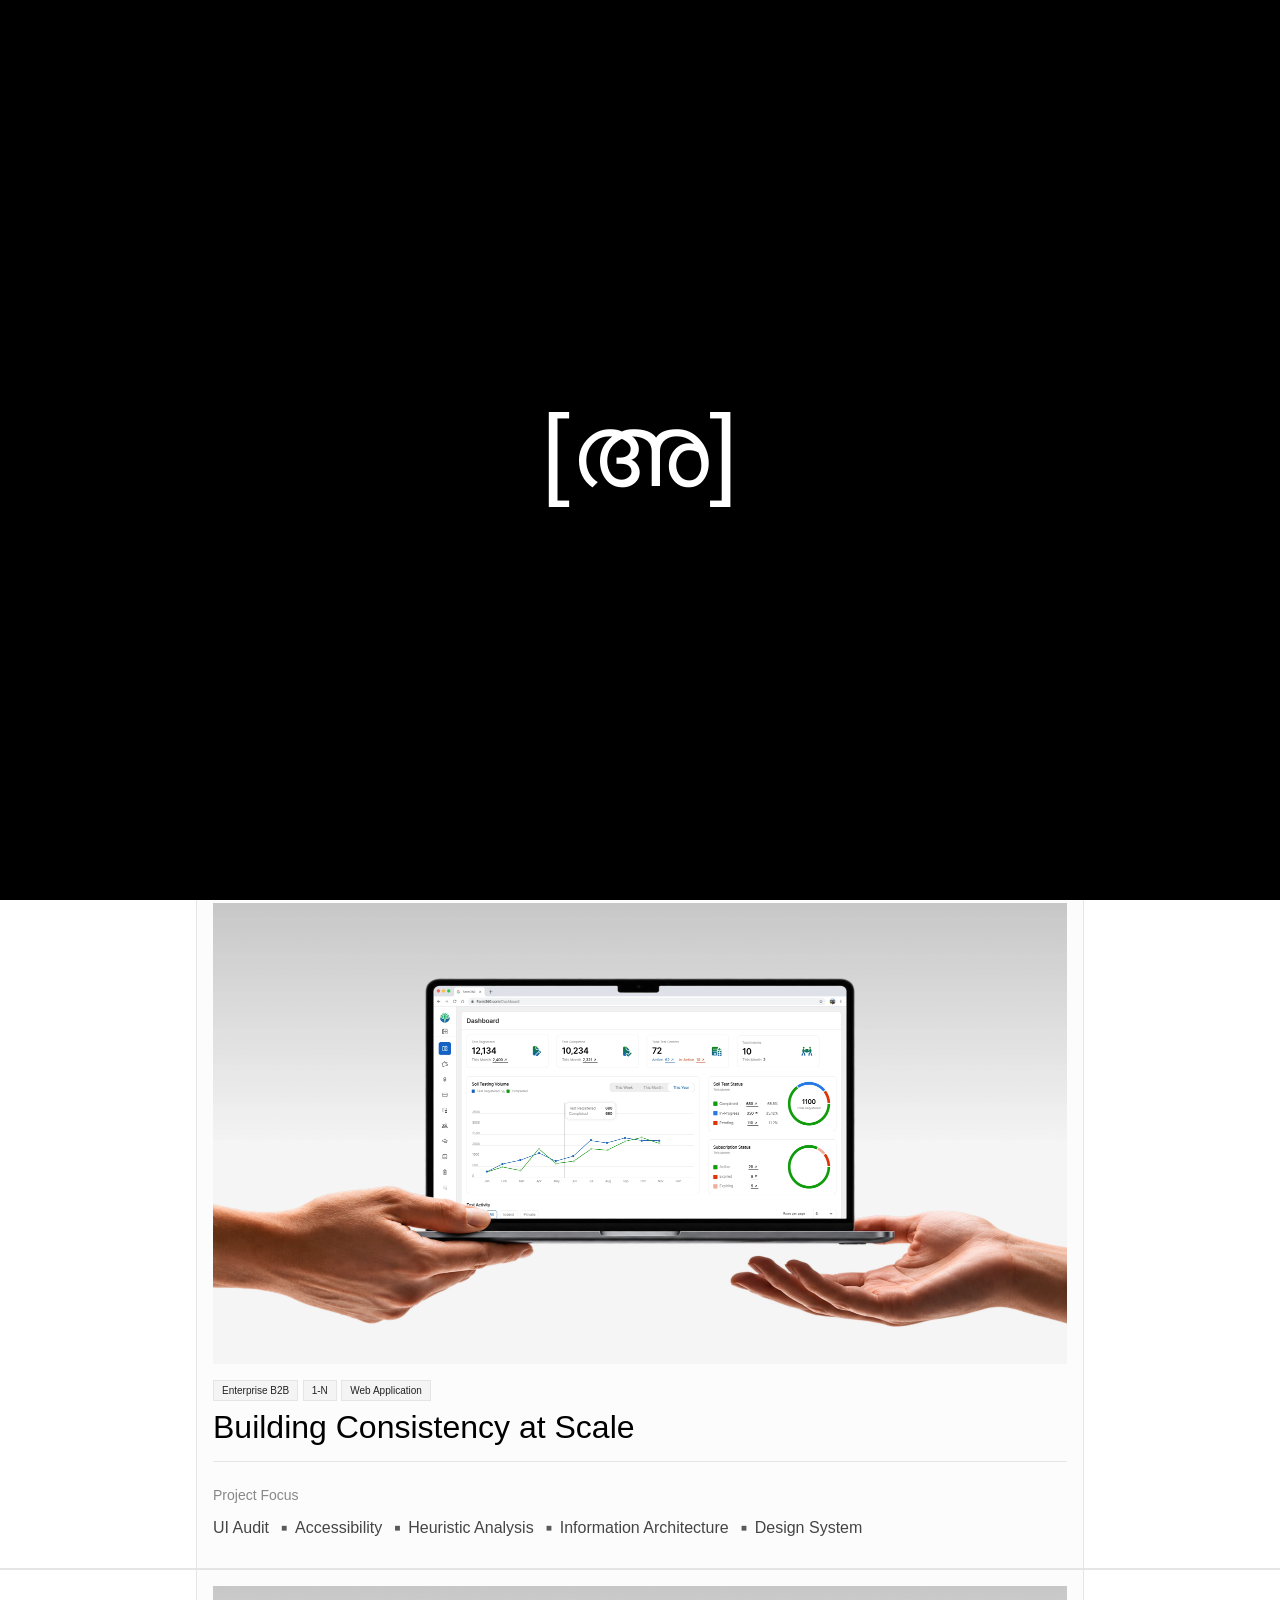
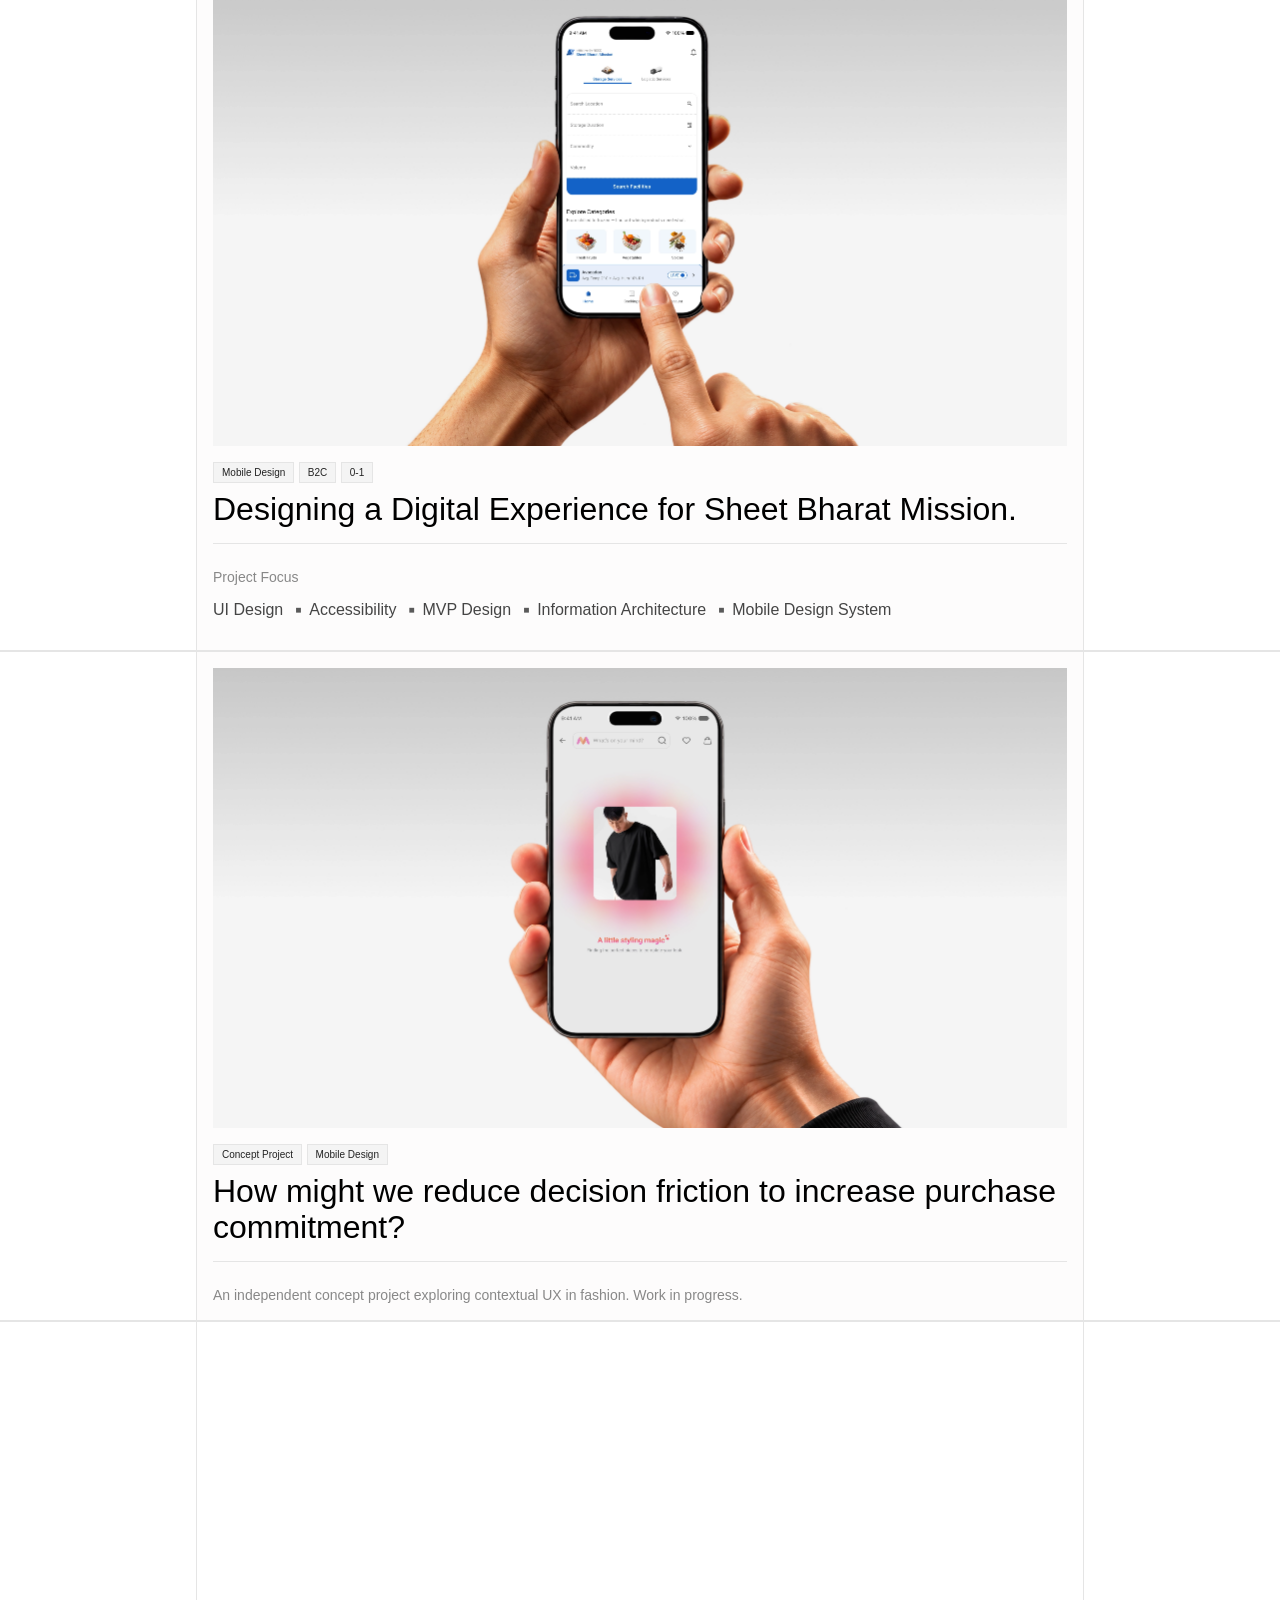
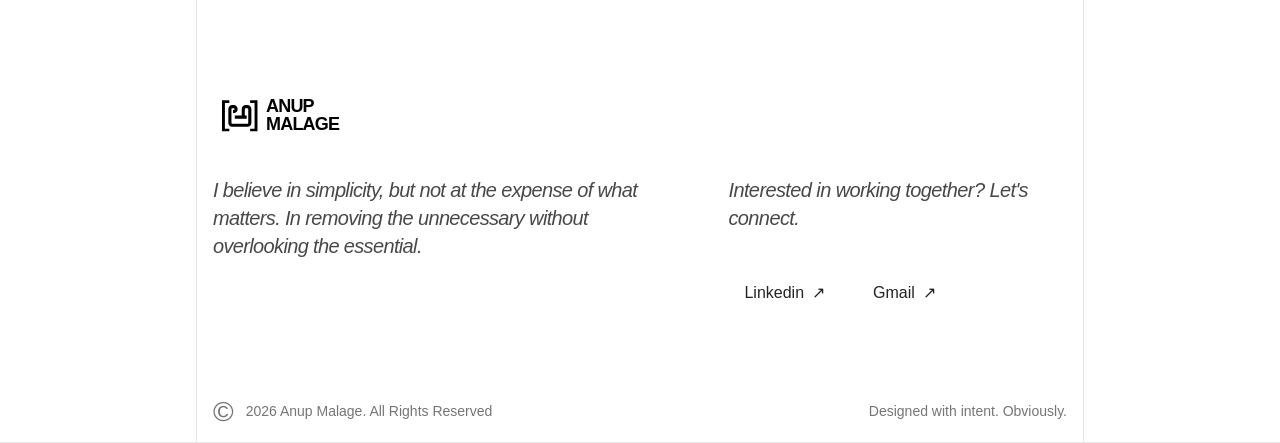
<file: index.html>
<!DOCTYPE html>
<html lang="en">

<head>
    <meta charset="UTF-8">
    <meta name="viewport" content="width=device-width, initial-scale=1.0">
    <title>Anup Malage | Product Designer</title>
    <link rel="icon" type="image/x-icon" href="Assets/Logo.svg">
    <link rel="stylesheet" href="css/Home.css">
    <link rel="preload" href="Assets/Mark.svg" as="image">
    <script src="Js/Home.js"></script>
</head>

<body>
    <div id="loader-overlay">

        <div class="loader-text">
            [<span id="letter">A</span>]
        </div>

    </div>

    <div class="nbar">
        <div class="logo"><img src="Assets/Logo.svg" alt="Logo"></div>

        <div class="ncontent">
            <div class="name">Anup Malage</div>
            <div class="workcontainer">
                <div class="work1">Previously <a href="https://krishitantra.com/">@Krishitantra</a></div>
                <div class="work">Open to Work</div>
                <div class="pulse"></div>
            </div>
        </div>
        <div class="pages">
            <a class="site-nav-link" href="about.html">About</a>
            <a class="site-nav-link" href="#" data-resume-link target="_blank" rel="noopener noreferrer">Resume</a>
            <button class="menu-toggle" id="menu-toggle"
                type="button"
                aria-label="Open navigation menu"
                aria-expanded="false"
                aria-controls="nav-panel">
                <svg class="menu-icon menu-icon--menu" width="20" height="20" viewBox="0 0 20 20" fill="none"
                    xmlns="http://www.w3.org/2000/svg" aria-hidden="true">
                    <path d="M2.5 5H17.5V6.66667H2.5V5ZM2.5 9.16667H17.5V10.8333H2.5V9.16667ZM2.5 13.3333H17.5V15H2.5V13.3333Z"
                        fill="black" />
                </svg>
                <svg class="menu-icon menu-icon--close" width="20" height="20" viewBox="0 0 20 20" fill="none"
                    xmlns="http://www.w3.org/2000/svg" aria-hidden="true">
                    <path d="M15.6221 3.24817C15.6225 3.2483 15.6229 3.24852 15.6237 3.24932L16.7505 4.37608C16.7513 4.37688 16.7515 4.37725 16.7516 4.37772C16.7518 4.37815 16.7518 4.37863 16.7516 4.37907C16.7515 4.37951 16.7513 4.37989 16.7505 4.38069L11.1313 9.99989L16.7505 15.6191C16.7513 15.6199 16.7515 15.6203 16.7516 15.6207C16.7517 15.6212 16.7517 15.6216 16.7516 15.6221C16.7515 15.6225 16.7513 15.6229 16.7505 15.6237L15.6237 16.7505C15.6229 16.7513 15.6225 16.7515 15.6221 16.7516C15.6216 16.7518 15.6211 16.7518 15.6207 16.7516C15.6203 16.7515 15.6199 16.7513 15.6191 16.7505L9.99989 11.1313L4.38069 16.7505C4.37991 16.7513 4.37951 16.7515 4.37907 16.7516C4.37862 16.7517 4.37814 16.7517 4.3777 16.7516C4.37727 16.7515 4.37688 16.7513 4.37608 16.7505L3.24932 15.6237C3.24852 15.6229 3.2483 15.6225 3.24817 15.6221C3.24801 15.6216 3.24801 15.6211 3.24817 15.6207C3.2483 15.6203 3.24852 15.6199 3.24932 15.6191L8.8685 9.99989L3.24932 4.38069C3.24852 4.37991 3.2483 4.37951 3.24817 4.37907C3.24803 4.37862 3.24803 4.37814 3.24817 4.3777C3.2483 4.37727 3.24852 4.37688 3.24932 4.37608L4.37608 3.24932C4.37688 3.24852 4.37725 3.2483 4.37772 3.24817C4.37815 3.24801 4.37863 3.24801 4.37907 3.24817C4.37951 3.2483 4.37989 3.24852 4.38069 3.24932L9.99989 8.8685L15.6191 3.24932C15.6199 3.24852 15.6203 3.2483 15.6207 3.24817C15.6212 3.24803 15.6216 3.24803 15.6221 3.24817H15.6221Z"
                        fill="black" />
                </svg>
            </button>
        </div>

    </div>

    <div class="nav-backdrop" id="nav-backdrop" aria-hidden="true"></div>

<nav class="nav-panel" id="nav-panel" aria-label="Main navigation" aria-hidden="true">
    <div class="nav-panel-links">
        <a class="btn" href="about.html">About</a>
        <a class="btn" href="#" data-resume-link target="_blank" rel="noopener noreferrer">Resume</a>
    </div>
</nav>

    <div class="Hero">
        <section class="hero-section">
            <canvas id="grid-canvas"></canvas>
            <div class="hero-content">
                <p class="hero-title">Designing with Intent,<br> Designing for Impact</p>
                 <ul class="designition-tags">
                    <li>Product Designer</li>
                    <li>2 Years of Experience</li>
                    <li>3+ Projects</li>
            
                </ul>
        </section>

    </div>

    <div class="card-container">
        <div class="card" onclick="navigateToPage('farm360.html')">
            <div class="Thumbnail">
                <img src="Assets/Farm360_Mockup.webp" alt="Thumbnail">
            </div>
            <div class="case-info">
                <div>
                    <span class="chip">Enterprise B2B</span>
                    <span class="chip">1-N</span>
                    <span class="chip">Web Application</span>
                </div>
                <div class="Title">
                    <h1>Building Consistency at Scale</h1>
                </div>

            </div>

            <div class="project-focus-container">
                <span class="section-label">Project Focus</span>

                <ul class="focus-tags">
                    <li>UI Audit</li>
                    <li>Accessibility</li>
                    <li>Heuristic Analysis</li>
                    <li>Information Architecture</li>
                    <li>Design System</li>
                </ul>

            </div>

        </div>
    </div>
    
    <div class="card-container">
        <div class="card" onclick="navigateToPage('SMB.html')">
            <div class="Thumbnail">
                <img src="Assets/SBM_Mockup.webp" alt="Thumbnail">
            </div>
            <div class="case-info">
                <div>
                    
                    <span class="chip">Mobile Design</span>
                    <span class="chip">B2C</span>
                    <span class="chip">0-1</span>
                </div>
                <div class="Title">
                    <h1>Designing a Digital Experience for Sheet Bharat Mission.</h1>
                </div>

            </div>

            <div class="project-focus-container">
                <span class="section-label">Project Focus</span>

                <ul class="focus-tags">
                    <li>UI Design</li>
                    <li>Accessibility</li>
                    <li>MVP Design</li>
                    <li>Information Architecture</li>
                    <li>Mobile Design System</li>
                </ul>

            </div>

        </div>
    </div>

    <div class="card-container">
        <div class="card" >
            <div class="Thumbnail">
                <img src="Assets/Myntra_Mockup.webp" alt="Thumbnail">
            </div>
            <div class="case-info">
                <div>
                    <span class="chip">Concept Project</span>
                    <span class="chip">Mobile Design</span>
                </div>
                <div class="Title">
                    <h1>How might we reduce decision friction to increase purchase commitment?</h1>
                    
                </div>

            </div>

            <div class="project-focus-container">
                <span class="section-label">An independent concept project exploring contextual UX in fashion. Work in progress.</span>


            </div>

        </div>
    </div>

    <footer class="card-container site-footer" id="contact">

        <div class="card site-footer-card">

            <div class="footer-main">

                <div class="footer-brand">

                    <div class="footer-logo">
                        <img src="Assets/Logo.svg" alt="" class="footer-logo-image">
                        <span class="footer-logo-name">ANUP<br>MALAGE</span>
                    </div>

                </div>

                <div class="footer-content">

                    <p class="footer-philosophy">
                        I believe in simplicity, but not at the expense of what matters.
                        In removing the unnecessary without overlooking the essential.
                    </p>

                    <div class="footer-contact">

                        <p class="footer-contact-heading">
                            Interested in working together?
                            Let's connect.
                        </p>

                        <nav class="footer-links" aria-label="Contact links">

                            <a class="footer-link"
                               href="https://www.linkedin.com/in/anup-malage"
                               target="_blank"
                               rel="noopener noreferrer">
                                <span>Linkedin</span>
                                <span class="footer-arrow" aria-hidden="true">↗</span>
                            </a>

                            <a class="footer-link" href="mailto:anupmalage.connect@gmail.com">
                                <span>Gmail</span>
                                <span class="footer-arrow" aria-hidden="true">↗</span>
                            </a>

                        </nav>

                    </div>
                </div>

            </div>

            <div class="footer-bottom">

                <div class="footer-copyright">
                    <span class="copyright-symbol" aria-hidden="true">©</span>
                    <span>2026 Anup Malage. All Rights Reserved</span>
                </div>

                <p class="footer-tagline">
                    Designed with intent. Obviously.
                </p>

            </div>

        </div>

    </footer>

</body>

</html>
</file>
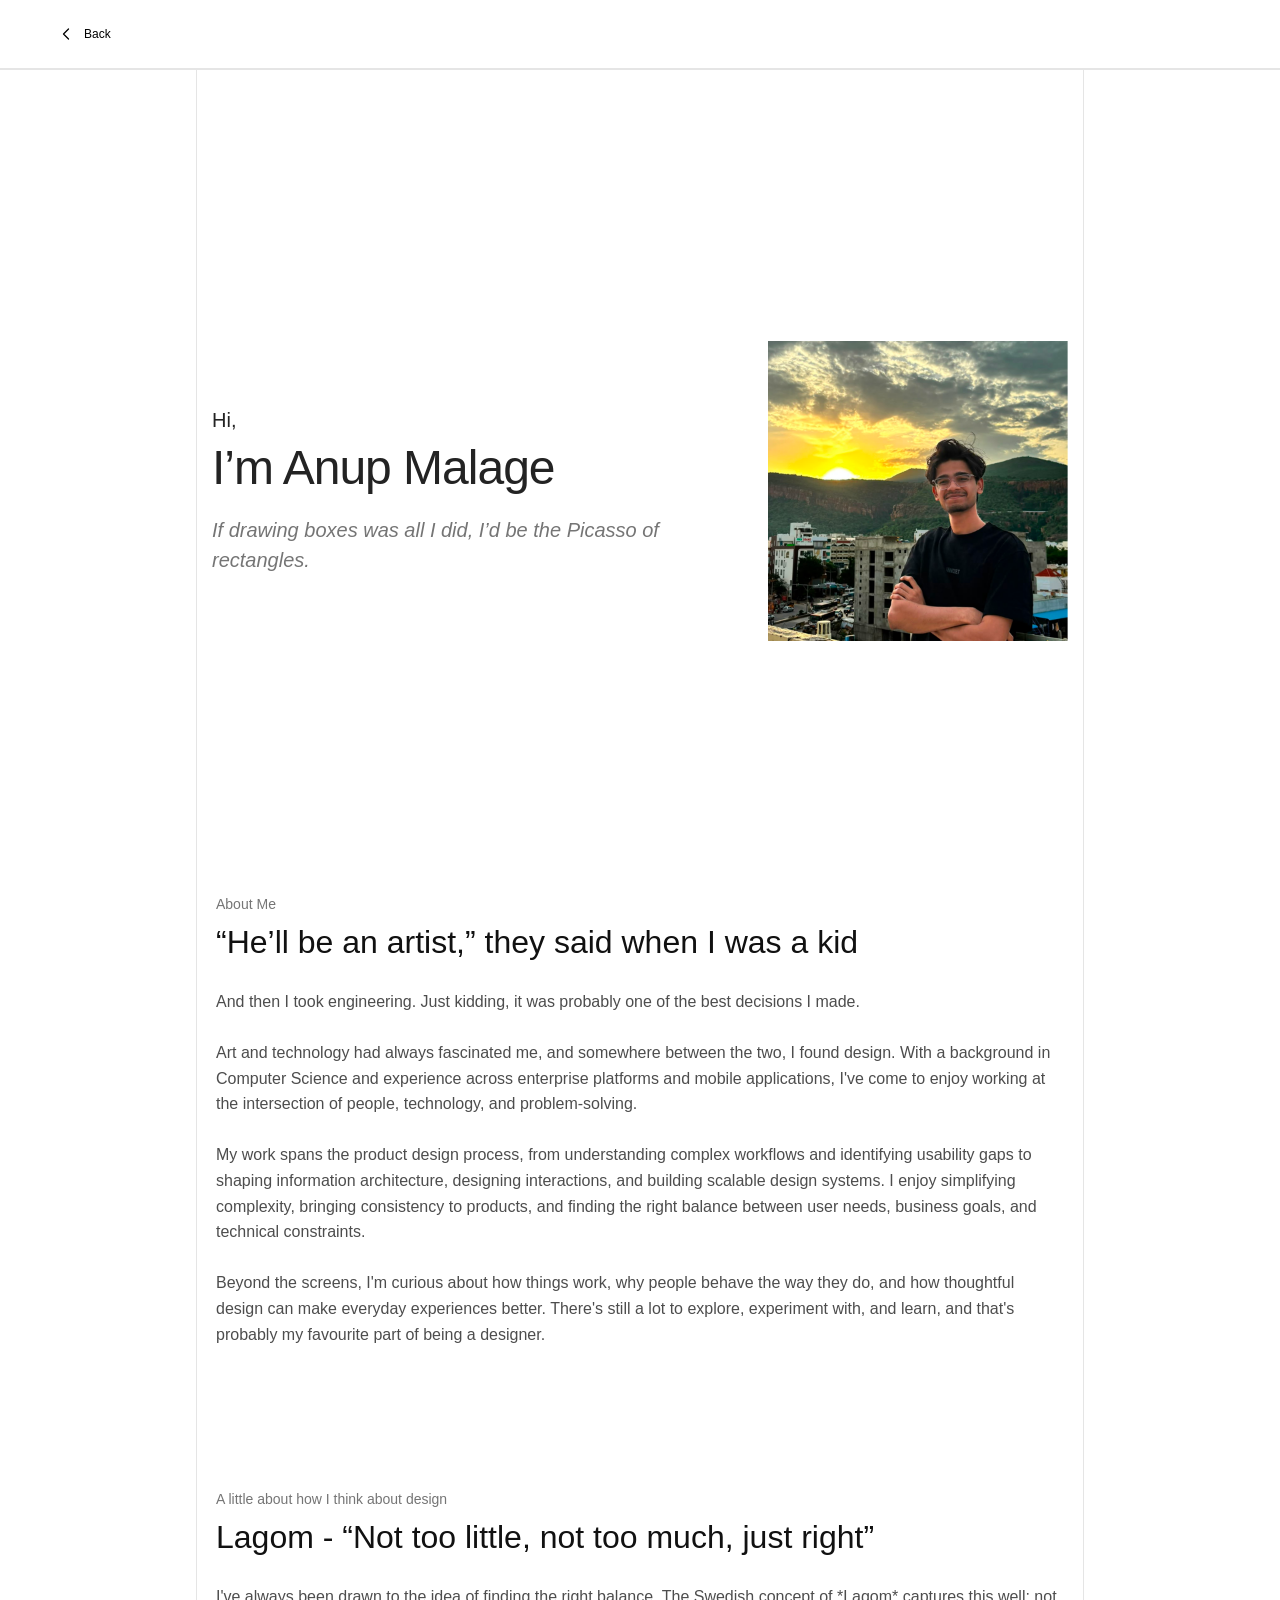
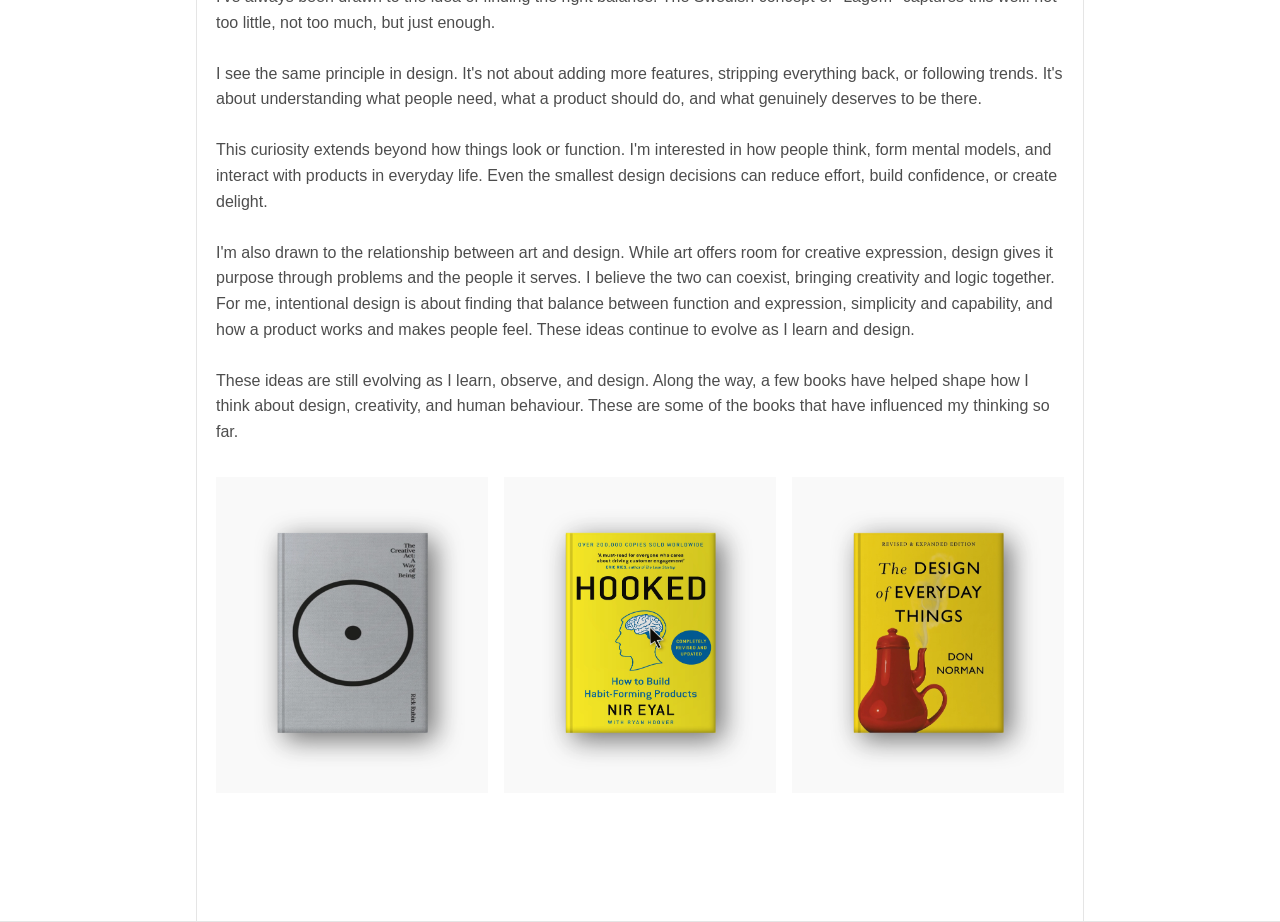
<file: about.html>
<!DOCTYPE html>
<html lang="en">

<head>
    <meta charset="UTF-8">
    <meta name="viewport" content="width=device-width, initial-scale=1.0">
    <link rel="icon" type="image/x-icon" href="Assets/Logo_2.1.svg">
    <link rel="stylesheet" href="css/About.css">
    <title>About | Anup Malage</title>
    <script src="Js/Farm360.js"></script>
</head>

<body>
    <div class="nbar">
        <button class="back-btn" onclick="navigateToPage('index.html')">
            <svg width="20" height="20" viewBox="0 0 24 24" fill="none" stroke="currentColor" stroke-width="1.5"
                stroke-linecap="round" stroke-linejoin="round">
                <polyline points="15 18 9 12 15 6"></polyline>
            </svg>
            <span class="back-label">Back</span>
        </button>
    </div>

    <div class="container">
        <div class="about-content">

            <section class="about-intro" aria-label="Introduction">
                <div class="about-intro-copy">
                    <p class="about-intro-greeting">Hi,</p>
                    <h1>I’m Anup Malage</h1>
                    <p class="about-intro-quote">If drawing boxes was all I did, I’d be the Picasso of rectangles.</p>
                </div>
                <img class="about-intro-image" src="Assets/Portrait.png" alt="Anup Malage standing outdoors at sunset">
            </section>
            <div class="section">
                <div class="section-header">
                    <span class="section-label">About Me</span>
                    <span class="section-title">“He’ll be an artist,” they said when I was a kid</span>
                </div>
                <div class="info">
                    <p class="body-text">
                        And then I took engineering. Just kidding, it was probably one of the best decisions I made.<br><br>

                        Art and technology had always fascinated me, and somewhere between the two, I found design. With
                        a background in Computer Science and experience across enterprise platforms and mobile
                        applications, I've come to enjoy working at the intersection of people, technology, and
                        problem-solving.<br><br>

                        My work spans the product design process, from understanding complex workflows and identifying
                        usability gaps to shaping information architecture, designing interactions, and building
                        scalable design systems. I enjoy simplifying complexity, bringing consistency to products, and
                        finding the right balance between user needs, business goals, and technical constraints.<br><br>

                        Beyond the screens, I'm curious about how things work, why people behave the way they do, and
                        how thoughtful design can make everyday experiences better. There's still a lot to explore,
                        experiment with, and learn, and that's probably my favourite part of being a designer.
                    </p>
                </div>
            </div>
        </div>

        <div class="about-content">
            <div class="section">
                <div class="section-header">
                    <span class="section-label">A little about how I think about design</span>
                    <span class="section-title">Lagom - “Not too little, not too much, just right”</span>
                </div>
                <div class="info">
                    <p class="body-text">
                        I've always been drawn to the idea of finding the right balance. The Swedish concept of *Lagom*
                        captures this well: not too little, not too much, but just enough.<br><br>

                        I see the same principle in design. It's not about adding more features, stripping everything
                        back, or following trends. It's about understanding what people need, what a product should do,
                        and what genuinely deserves to be there.<br><br>

                        This curiosity extends beyond how things look or function. I'm interested in how people think,
                        form mental models, and interact with products in everyday life. Even the smallest design
                        decisions can reduce effort, build confidence, or create delight.<br><br>

                        I'm also drawn to the relationship between art and design. While art offers room for creative
                        expression, design gives it purpose through problems and the people it serves. I believe the two
                        can coexist, bringing creativity and logic together. For me, intentional design is about finding
                        that balance between function and expression,
                        simplicity and capability, and how a product works and makes people feel. These ideas continue
                        to evolve as I learn and design.<br><br>

                        These ideas are still evolving as I learn, observe, and design. Along the way, a few books have
                        helped shape how I think about design, creativity, and human behaviour. These are some of the
                        books that have influenced my thinking so far.
                    </p>
                    <div class="book-collection">
                        <img class="book-img" src="Assets/Book%201.webp" alt="Book cover 1">
                        <img class="book-img" src="Assets/Book%202.webp" alt="Book cover 2">
                        <img class="book-img" src="Assets/Book%203.webp" alt="Book cover 3">
                    </div>
                </div>
            </div>
        </div>
    </div>
</body>

</html>
</file>
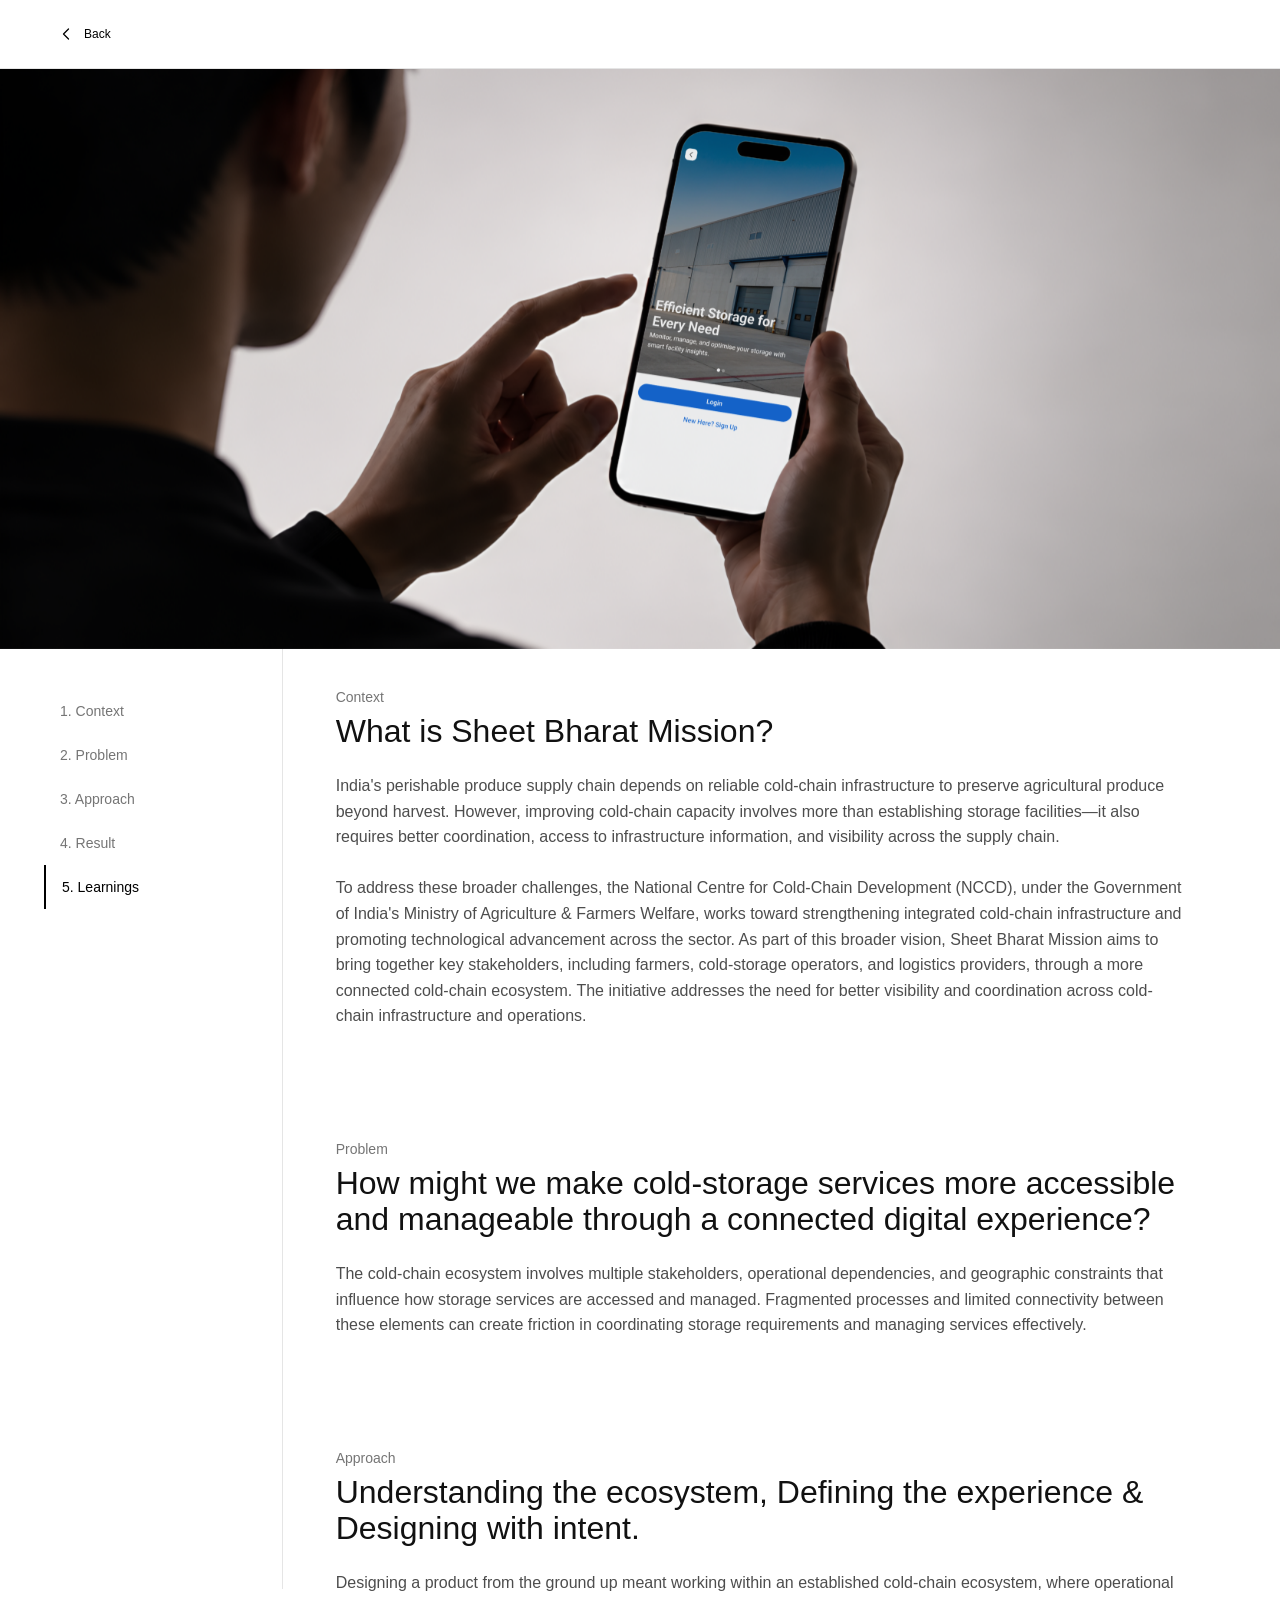
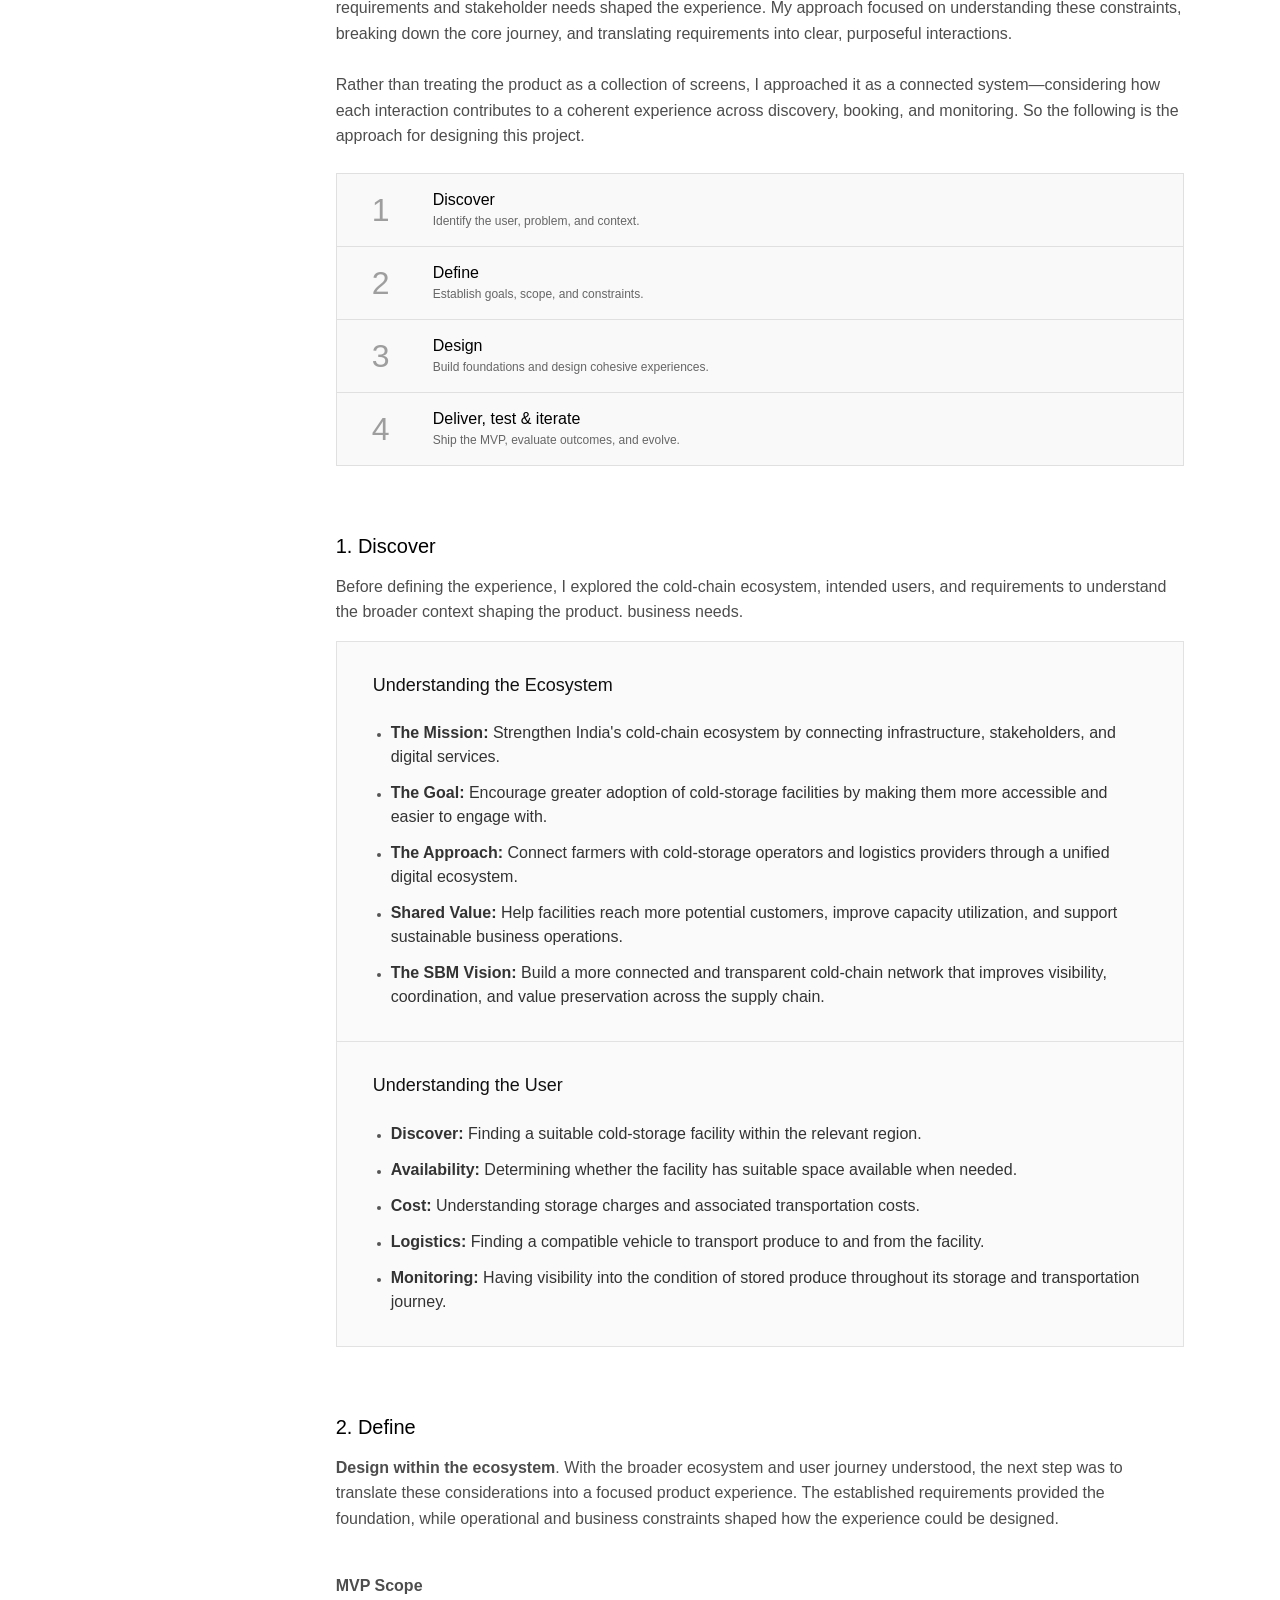
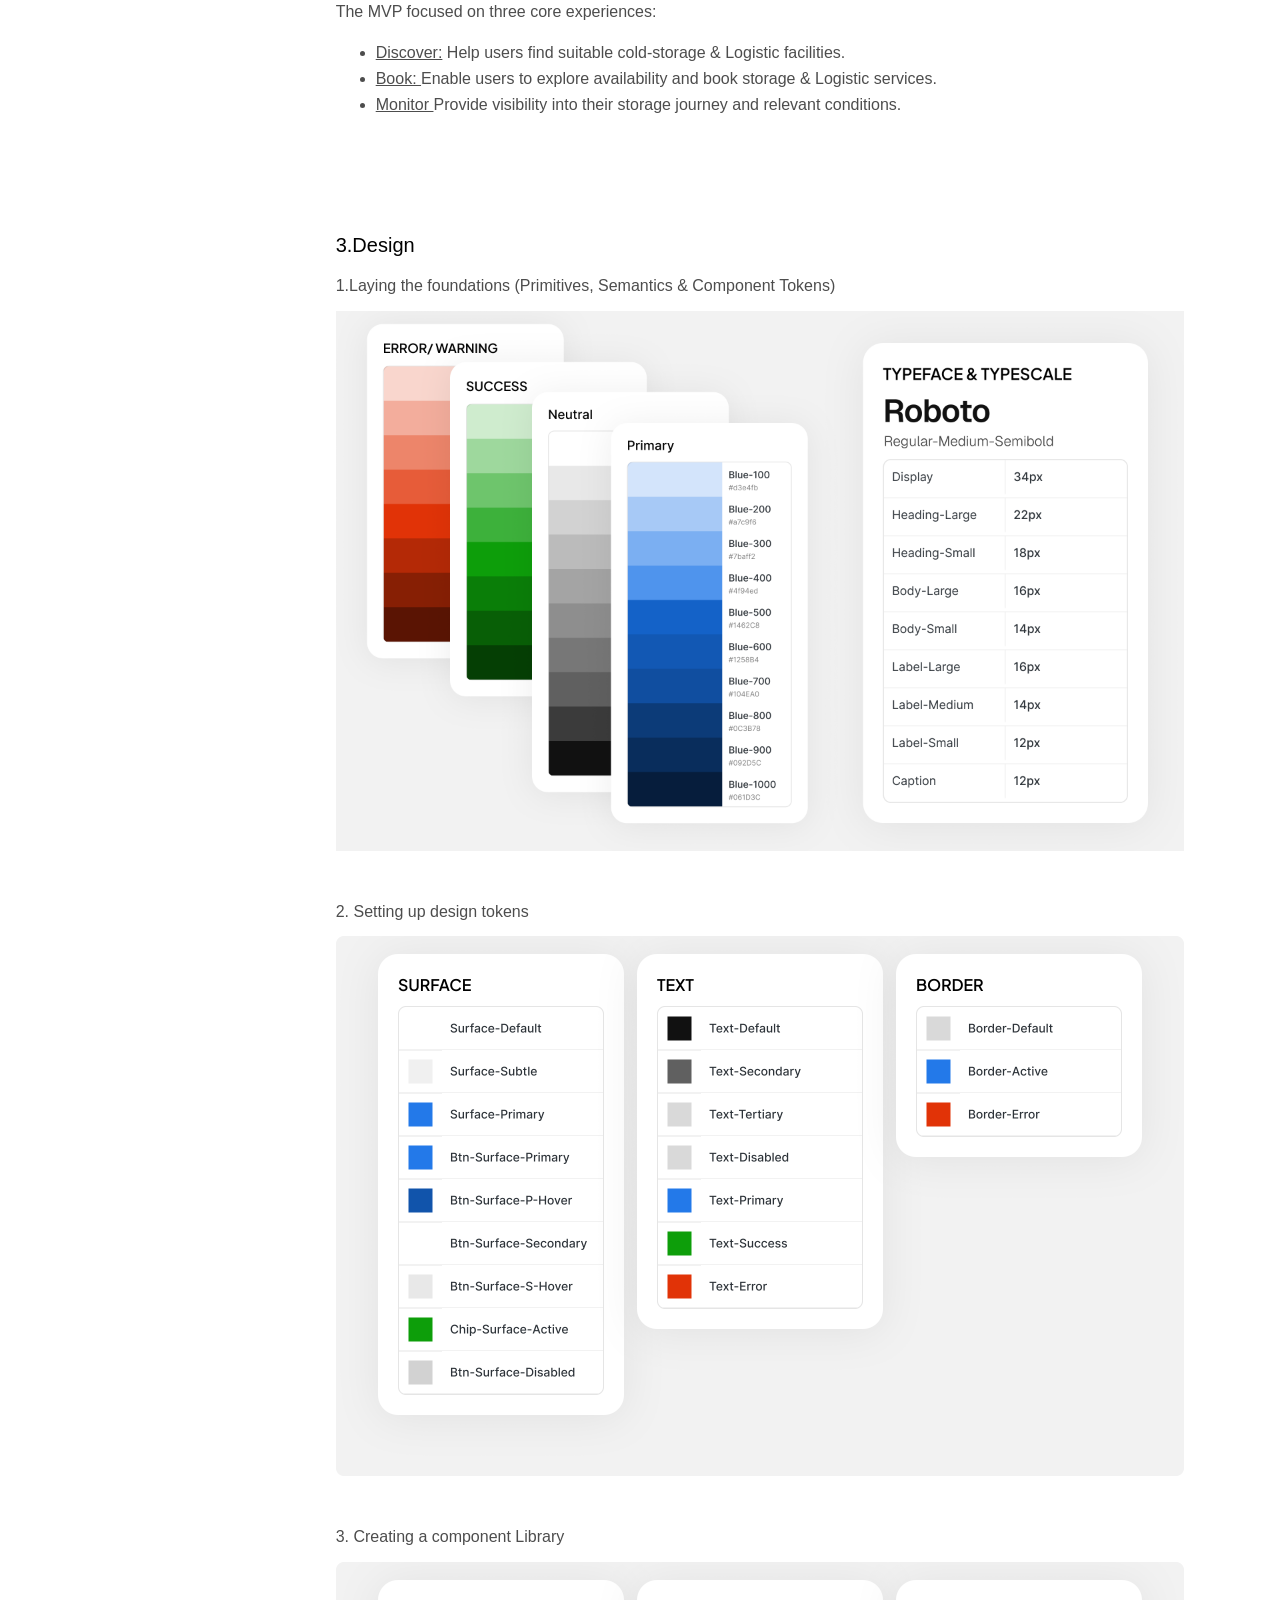
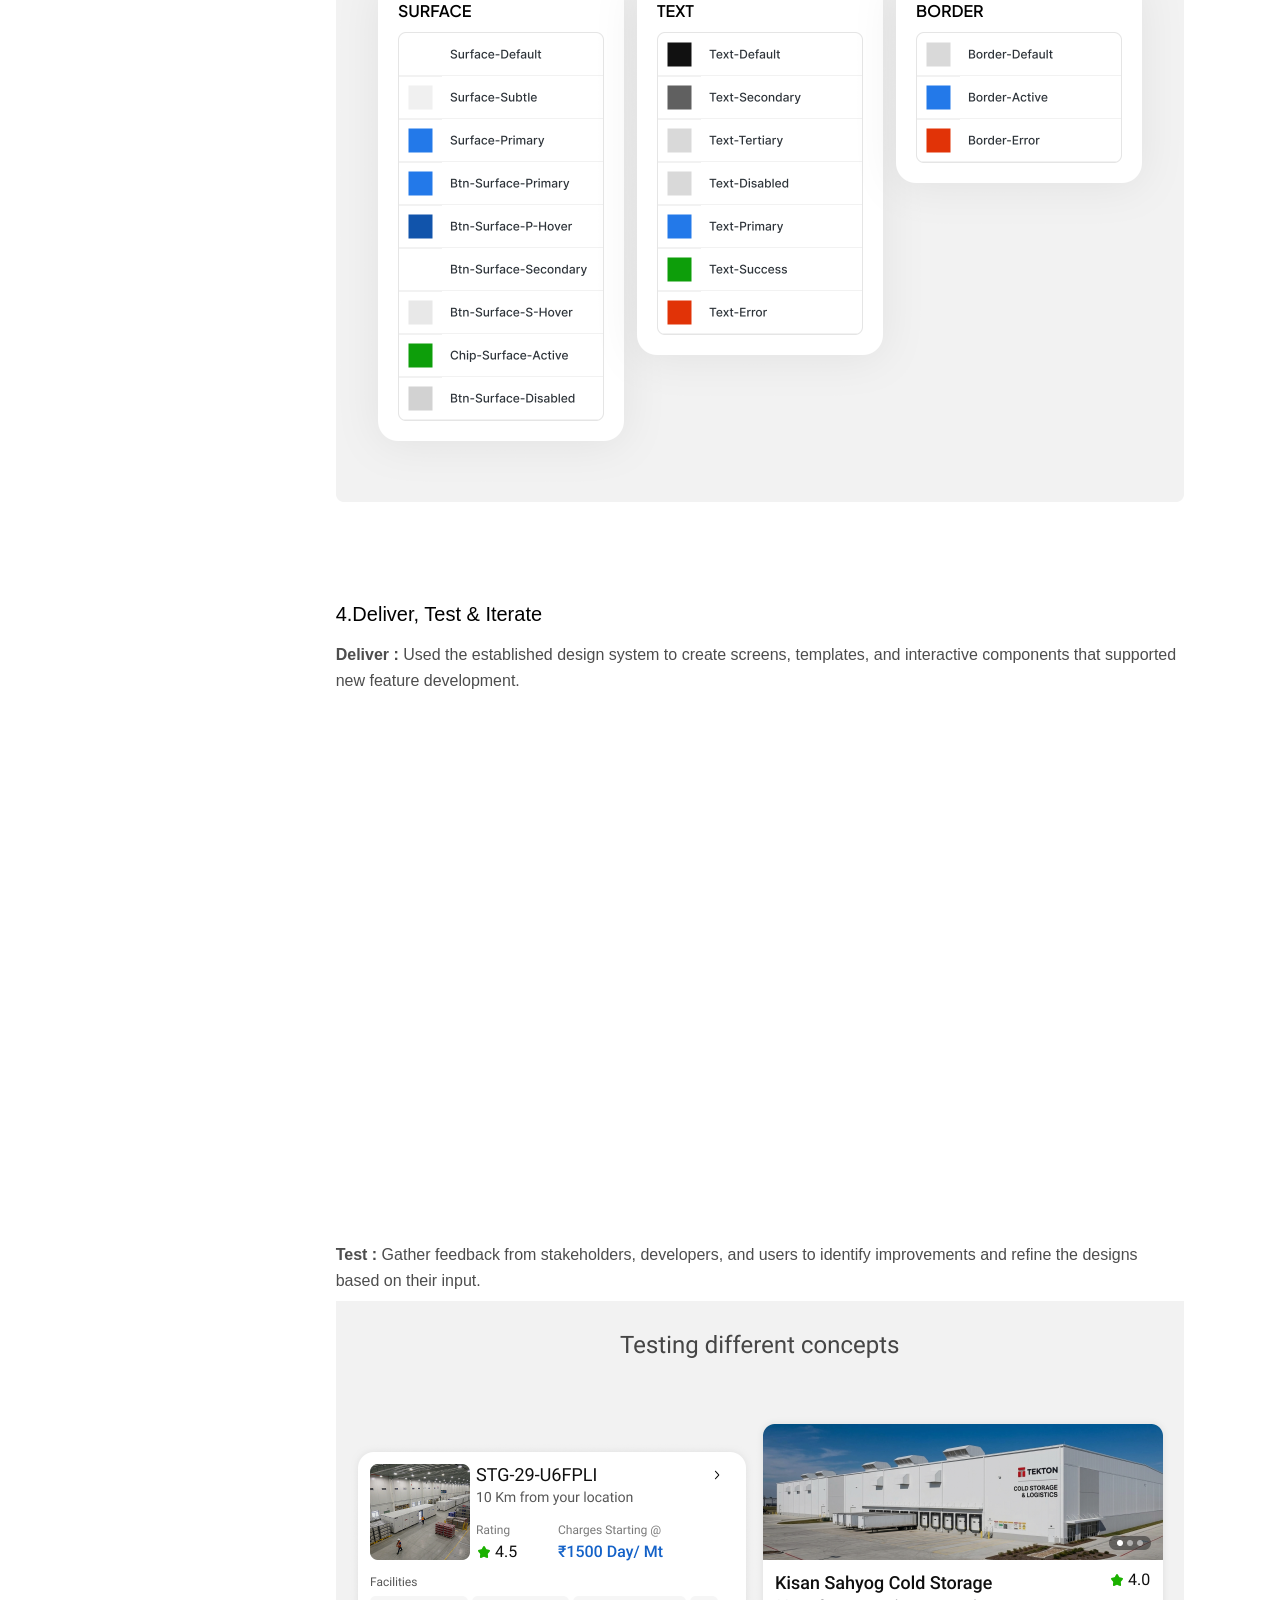
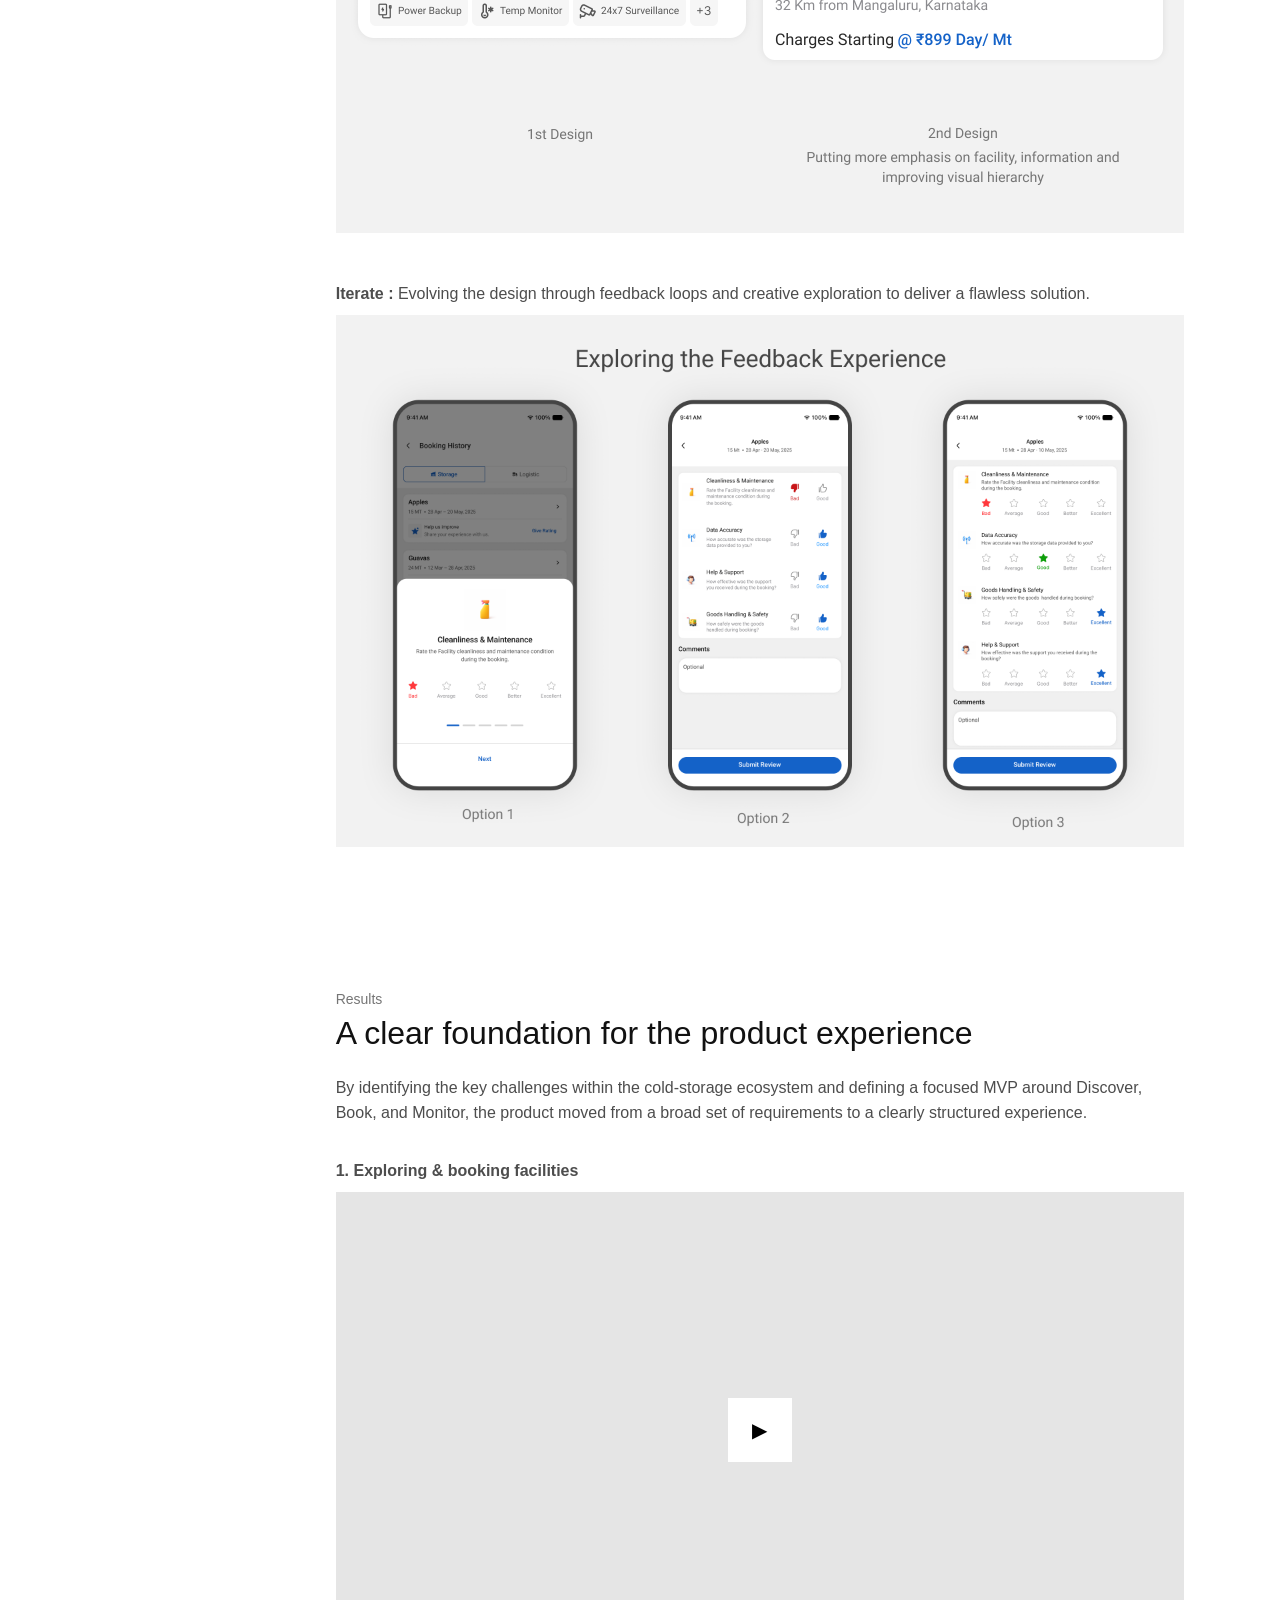
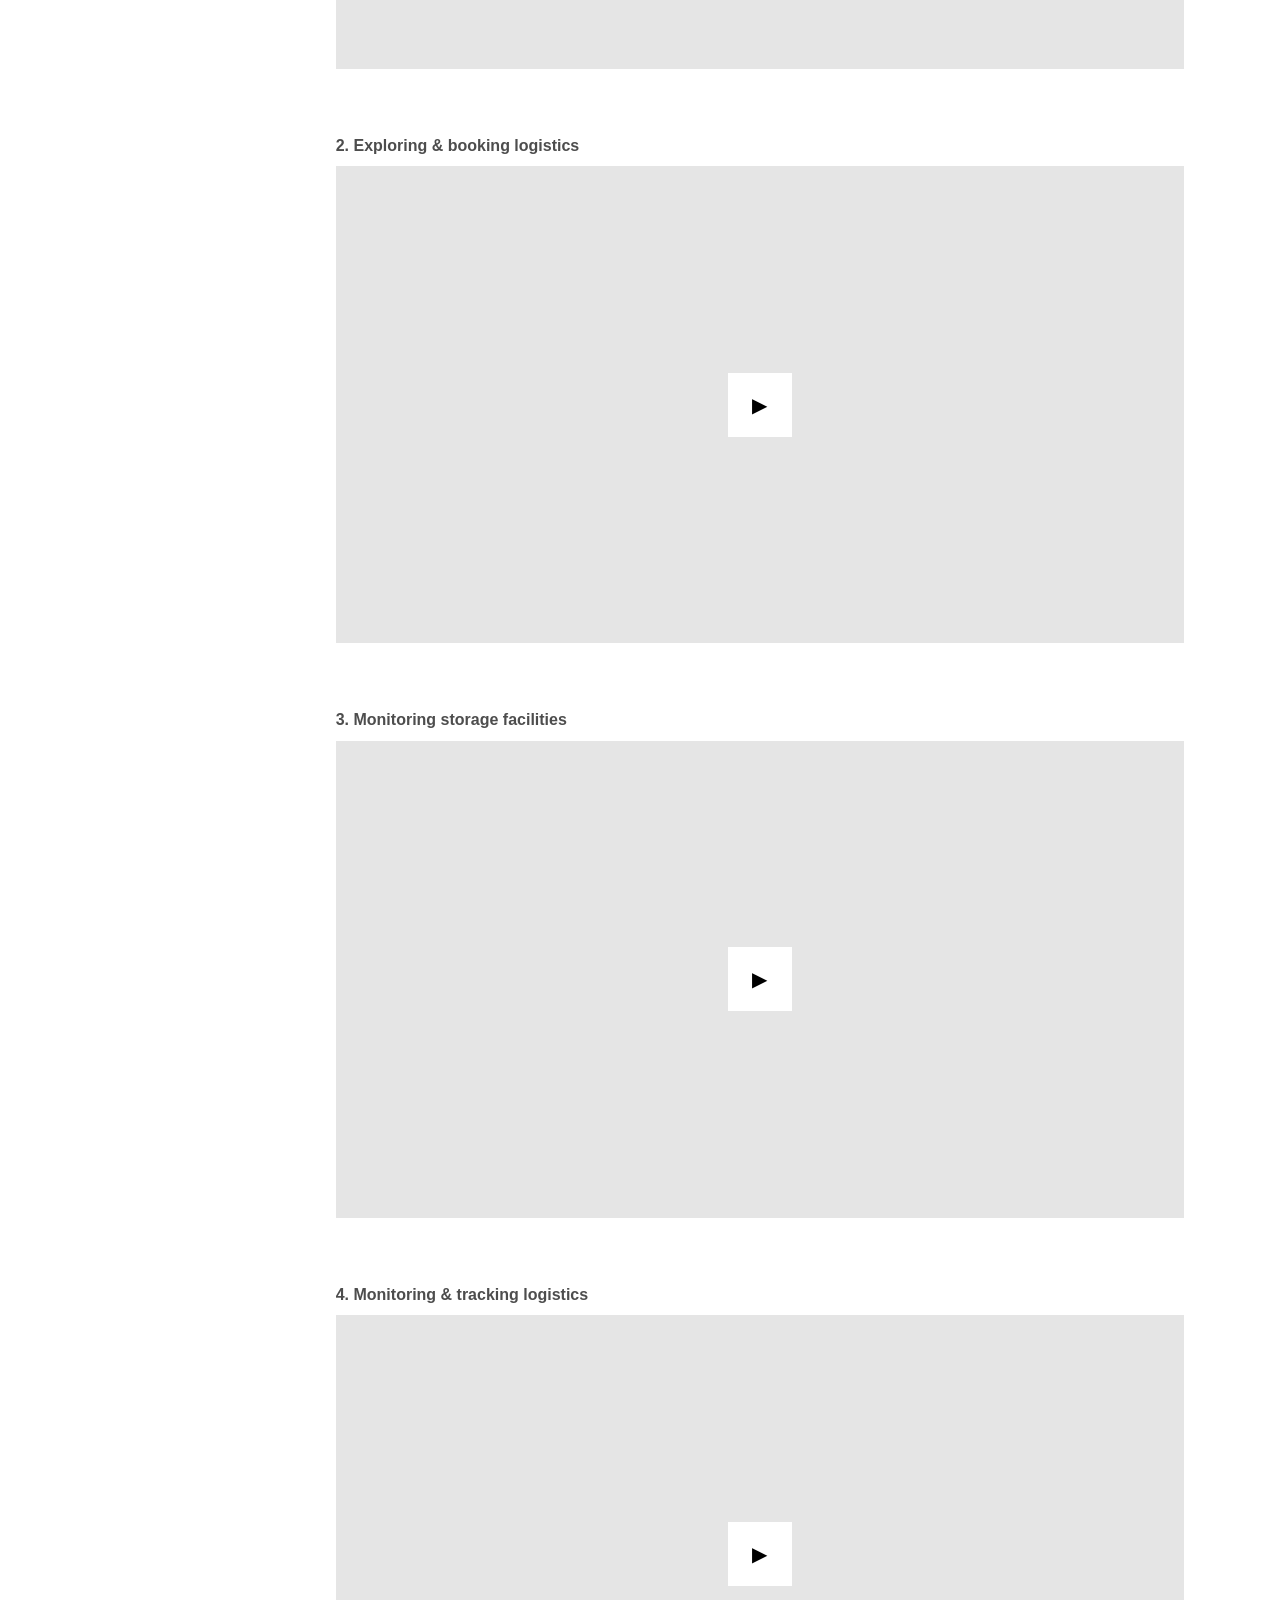
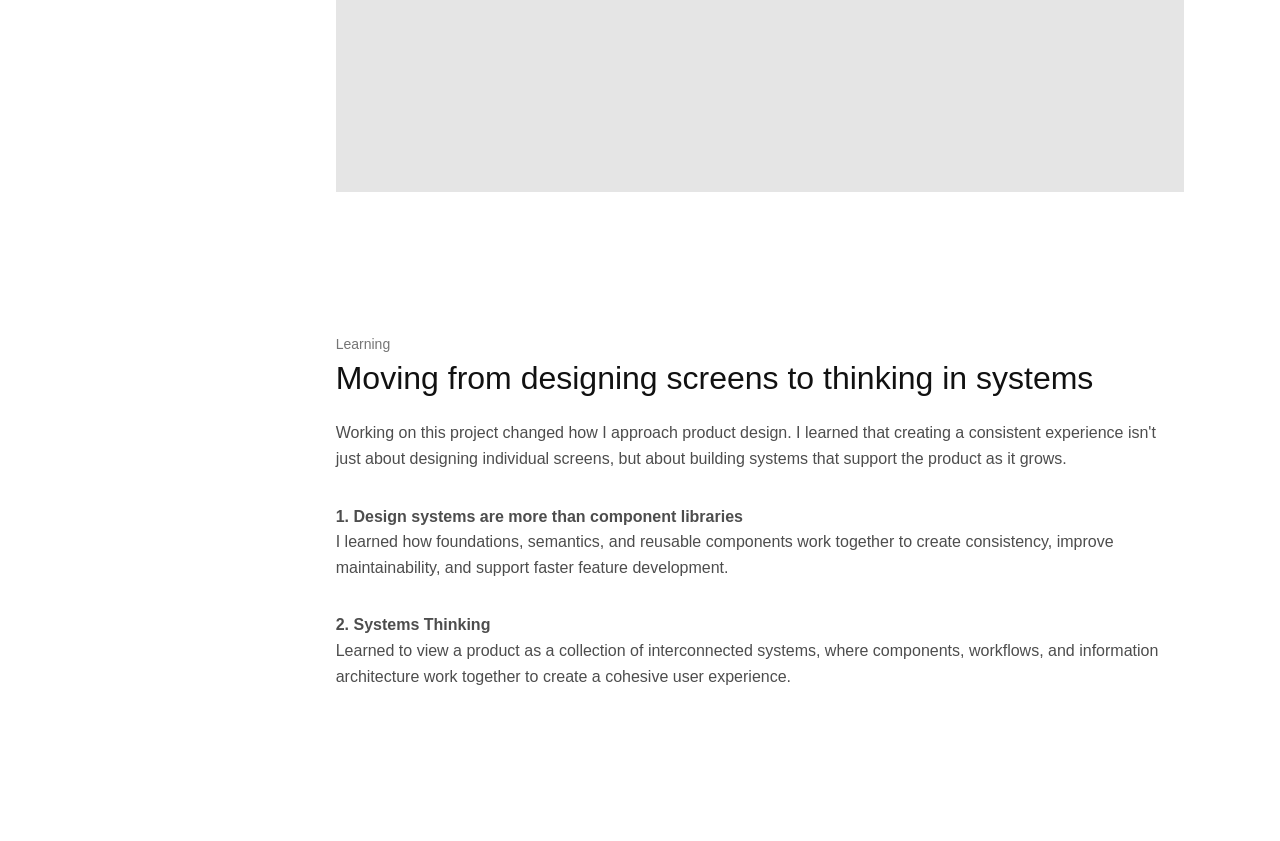
<file: Pages/SMB.html>
<!DOCTYPE html>
<html lang="en">

<head>
    <meta charset="UTF-8">
    <meta name="viewport" content="width=device-width, initial-scale=1.0">
    <link rel="icon" type="image/x-icon" href="../Assets/Logo_2.1.svg">
    <link rel="stylesheet" href="../css/SMB.css">
    <script src="../Js/SBM.js"></script>
    <title>Sheet Bharat</title>
</head>

<body>
    <div class="nbar">
        <button class="back-btn" onclick="navigateToPage('Home.html')">

            <svg width="20" height="20" viewBox="0 0 24 24" fill="none" stroke="currentColor" stroke-width="1.5"
                stroke-linecap="round" stroke-linejoin="round">
                <polyline points="15 18 9 12 15 6"></polyline>
            </svg>

            <span class="back-label">Back</span>
        </button>
    </div>

    <div class="banner">
        <img src="../Assets/SBM_Thumbnail.png">
    </div>

    </div>

    <div class="content-body">


        <aside class="case-sidebar">
            <div class="sidebar-links">
                <!-- Add 'active' class on the baseline choice item -->
                <a class="section-btn" href="#context-1">1. Context</a>
                <a class="section-btn" href="#problem-2">2. Problem</a>
                <a class="section-btn" href="#approach-3">3. Approach</a>
                <a class="section-btn" href="#result-4">4. Result</a>
                <a class="section-btn" href="#learnings-5">5. Learnings</a>
            </div>
        </aside>


        <!-- 📝 Right Side Scrollable Content Area -->
        <main class="case-main-content">
            <!--Context-->
            <div class="section" id="context-1">
                <div class="section-header">
                    <span class="section-label">Context</span>
                    <h2 class="section-title">What is Sheet Bharat Mission?</h2>
                </div>
                <div class="info">
                    <p class="body-text">
                        India's perishable produce supply chain depends on reliable cold-chain infrastructure to
                        preserve agricultural produce beyond harvest. However, improving cold-chain capacity involves
                        more than establishing storage facilities—it also requires better coordination, access to
                        infrastructure information, and visibility across the supply chain.<br><br>
                        To address these broader challenges, the National Centre for Cold-Chain Development (NCCD),
                        under the Government of India's Ministry of Agriculture & Farmers Welfare, works toward
                        strengthening integrated cold-chain infrastructure and promoting technological advancement
                        across the sector. As part of this broader vision, Sheet Bharat Mission aims to bring together
                        key stakeholders, including farmers, cold-storage operators, and logistics providers, through a
                        more connected cold-chain ecosystem. The initiative addresses the need for better visibility and
                        coordination across cold-chain infrastructure and operations.
                    </p>
                    <!-- <div class="mockup">
                        <img src="Assets/mockup 1.2.png">
                    </div> -->
                </div>
            </div>

            <!--Problem-->
            <div class="section" id="problem-2">
                <div class="section-header">
                    <span class="section-label">Problem</span>
                    <h2 class="section-title">How might we make cold-storage services more accessible and manageable
                         through a connected digital experience?</h2>
                </div>

                <div class="info">
                    <p class="body-text">
                        The cold-chain ecosystem involves multiple stakeholders, operational dependencies, and
                        geographic constraints that influence how storage services are accessed and managed. Fragmented
                        processes and limited connectivity between these elements can create friction in coordinating
                        storage requirements and managing services effectively.
                    </p>
                </div>

            </div>

            <!--Approach-->
            <div class="section" id="approach-3">
                <div class="section-header">
                    <span class="section-label">Approach</span>
                    <h2 class="section-title">Understanding the ecosystem, Defining the experience & Designing with
                        intent.</h2>
                </div>

                <div class="info">
                    <p class="body-text">
                        Designing a product from the ground up meant working within an established cold-chain ecosystem,
                        where operational requirements and stakeholder needs shaped the experience. My approach focused
                        on understanding these constraints, breaking down the core journey, and translating requirements
                        into clear, purposeful interactions.<br><br>

                        Rather than treating the product as a collection of screens, I approached it as a connected
                        system—considering how each interaction contributes to a coherent experience across discovery,
                        booking, and monitoring. So the following is the approach for designing this project.
                    </p>
                </div>

                <div class="process-list">
                    <div class="process-item">
                        <span class="process-number">1</span>
                        <div class="process-content">
                            <h3 class="process-title">Discover</h3>
                            <p class="process-desc">Identify the user, problem, and context.</p>
                        </div>
                    </div>

                    <div class="process-item">
                        <span class="process-number">2</span>
                        <div class="process-content">
                            <h3 class="process-title">Define</h3>
                            <p class="process-desc">Establish goals, scope, and constraints.</p>
                        </div>
                    </div>

                    <div class="process-item">
                        <span class="process-number">3</span>
                        <div class="process-content">
                            <h3 class="process-title">Design</h3>
                            <p class="process-desc">Build foundations and design cohesive experiences.</p>
                        </div>
                    </div>

                    <div class="process-item">
                        <span class="process-number">4</span>
                        <div class="process-content">
                            <h3 class="process-title">Deliver, test & iterate</h3>
                            <p class="process-desc">Ship the MVP, evaluate outcomes, and evolve.</p>
                        </div>
                    </div>

                </div>

                <div class="stages">
                    <div class="stage-header">
                        <h3 class="stage-title">1. Discover</h3>
                        <p class="body-text">Before defining the experience, I explored the cold-chain ecosystem,
                            intended users, and requirements to understand the broader context shaping the product.
                            business needs.</p>

                        <div class="audit-card">
                            <div class="audit-column">
                                <h3 class="audit-title">Understanding the Ecosystem</h3>
                                <ul class="audit-list">
                                    <li><strong>The Mission: </strong>Strengthen India's cold-chain ecosystem by
                                        connecting infrastructure, stakeholders, and digital services.</li>
                                    <li><strong>The Goal: </strong>Encourage greater adoption of cold-storage facilities
                                        by making them more accessible and easier to engage with.</li>
                                    <li><strong>The Approach: </strong>Connect farmers with cold-storage operators and
                                        logistics providers through a unified digital ecosystem.</li>
                                    <li><strong>Shared Value: </strong>Help facilities reach more potential customers,
                                        improve capacity utilization, and support sustainable business operations.</li>
                                    <li><strong>The SBM Vision:</strong> Build a more connected and transparent
                                        cold-chain network that improves visibility, coordination, and value
                                        preservation across the supply chain.</li>

                                </ul>
                            </div>

                            <div class="audit-column">
                                <h3 class="audit-title">Understanding the User</h3>
                                <ul class="audit-list">
                                    <li><strong>Discover: </strong>Finding a suitable cold-storage facility within the
                                        relevant region.</li>
                                    <li><strong>Availability: </strong>Determining whether the facility has suitable
                                        space available when needed.</li>
                                    <li><strong>Cost: </strong>Understanding storage charges and associated
                                        transportation costs.</li>
                                    <li><strong>Logistics: </strong>Finding a compatible vehicle to transport produce to
                                        and from the facility.</li>
                                    <li><strong>Monitoring: </strong>Having visibility into the condition of stored
                                        produce throughout its storage and transportation journey.</li>

                                </ul>
                            </div>
                        </div>
                    </div>
                </div>
                <div class="stages">
                    <div class="stage-header">
                        <h3 class="stage-title">2. Define</h3>
                        <p class="body-text"><strong>Design within the ecosystem</strong>. With the broader ecosystem and user journey understood, the next step was
                            to translate these considerations into a focused product experience. The established
                            requirements provided the foundation, while operational and business constraints shaped how
                            the experience could be designed.
                            <br><br>
                        </p>


                        <p class="body-text">
                            <strong>MVP Scope</strong><br>
                            The MVP focused on three core experiences:

                        <ul class="body-text">
                            <li><u>Discover:</u> Help users find suitable cold-storage & Logistic facilities.
                            </li>
                            <li><u>Book: </u> Enable users to explore availability and book storage & Logistic services.</li>
                            <li><u>Monitor </u> Provide visibility into their storage journey and relevant conditions.
                            </li>
                        </ul>
                        </p>




                    </div>
                </div>




                <div class="stages">
                    <div class="stage-header">
                        <h3 class="stage-title">3.Design</h3>

                        <div class="image-section">
                            <p class="body-text">1.Laying the foundations (Primitives, Semantics & Component Tokens) </p>
                            <div class="Images">

                                <div class="image-large">
                                    <img src="../Assets/Foundations.png">
                                </div>
                            </div>
                        </div>

                        <div class="image-section">
                            <p class="body-text">2. Setting up design tokens</p>
                            <div class="image-large">
                                <img src="../Assets/Tokens.png">
                            </div>


                        </div>

                        <div class="image-section">
                            <p class="body-text">3. Creating a component Library</p>
                            <div class="image-large">
                                <img src="../Assets/Tokens.png">
                            </div>
                        </div>


                    </div>



                </div>

                <div class="stages">
                    <div class="stage-header">
                        <h3 class="stage-title">4.Deliver, Test & Iterate</h3>
                        <div class="Stage-Content">
                            <div>
                                <p class="body-text"> <strong>Deliver :</strong> Used the established design system to
                                    create
                                    screens, templates, and interactive components that supported new feature
                                    development.
                                </p>
                                <div class="image-section" style="padding-top: 8px;">
                                    <div class="Video_demo_loop">
                                        <video class="demoVideo_loop" autoplay muted playsinline>
                                            <source src="../Assets/Demo.mp4" type="video/mp4">
                                        </video>
                                    </div>
                                </div>
                            </div>

                            <div>
                                <p class="body-text"> <strong>Test :</strong> Gather feedback from stakeholders,
                                    developers, and users to identify improvements and refine the designs based on their
                                    input.</p>

                                <div class="image-large" style="padding-top: 8px;">
                                    <img src="../Assets/Iteration.png">
                                </div>
                            </div>
                        </div>
                        <div>
                            <p class="body-text"> <strong>Iterate :</strong> Evolving the design through feedback loops and 
                                creative exploration to deliver a flawless solution.
                                </p>
                            <div class="image-large" style="padding-top: 8px;">
                                <img src="../Assets/Feedback.png">
                            </div>
                        </div>
                    </div>
                </div>
            </div>


            <!---Result section--->
            <div class="section" id="result-4">
                <div class="section-header">
                    <span class="section-label">Results</span>
                    <h2 class="section-title">A clear foundation for the product experience</h2>
                </div>

                <div class="info">
                    <p class="body-text">
                        By identifying the key challenges within the cold-storage ecosystem and defining a focused MVP around Discover, Book, and Monitor, the product moved from a broad set of requirements to a clearly structured experience.
                    </p>

                    <div class="Stage-Content">
                        <div>
                            <p class="body-text"> <strong>1. Exploring & booking facilities </strong>
                            </p>
                            <div class="image-section" style="padding-top: 8px;">

                                <div class="Video_demo_play">
                                    <video class="demoVideo_play" playsinline>
                                        <source src="../Assets/Booking-Demo.mp4" type="video/mp4">
                                    </video>

                                    <div class="video-overlay"></div>

                                    <button class="video-play" aria-label="Play video">
                                        ▶
                                    </button>
                                </div>

                            </div>
                        </div>

                        <div>
                            <p class="body-text"> <strong>2. Exploring & booking logistics </strong>
                            </p>
                            <div class="image-section" style="padding-top: 8px;">

                                <div class="Video_demo_play">
                                    <video class="demoVideo_play" playsinline>
                                        <source src="../Assets/Logistic-Booking.mp4" type="video/mp4">
                                    </video>

                                    <div class="video-overlay"></div>

                                    <button class="video-play" aria-label="Play video">
                                        ▶
                                    </button>
                                </div>

                            </div>
                        </div>

                        <div>
                            <p class="body-text"> <strong>3. Monitoring storage facilities </strong>
                            </p>
                            <div class="image-section" style="padding-top: 8px;">

                                <div class="Video_demo_play">
                                    <video class="demoVideo_play" playsinline>
                                        <source src="../Assets/Monitor-Booking-Demo.mp4" type="video/mp4">
                                    </video>

                                    <div class="video-overlay"></div>

                                    <button class="video-play" aria-label="Play video">
                                        ▶
                                    </button>
                                </div>

                            </div>
                        </div>

                        <div>
                            <p class="body-text"> <strong>4. Monitoring & tracking logistics </strong>
                            </p>
                            <div class="image-section" style="padding-top: 8px;">

                                <div class="Video_demo_play">
                                    <video class="demoVideo_play" playsinline>
                                        <source src="../Assets/Live-tracking.mp4" type="video/mp4">
                                    </video>

                                    <div class="video-overlay"></div>

                                    <button class="video-play" aria-label="Play video">
                                        ▶
                                    </button>
                                </div>

                            </div>
                        </div>

                    </div>

                </div>

            </div>
            <!--Learning-->
            <div class="section" id="learnings-5">
                <div class="section-header">
                    <span class="section-label">Learning</span>
                    <h2 class="section-title">Moving from designing screens to thinking in systems</h2>
                </div>

                <div class="info">
                    <p class="body-text">
                        Working on this project changed how I approach product design. I learned that
                        creating a
                        consistent experience isn't just
                        about designing individual screens, but about building systems that support the
                        product as it
                        grows.
                    </p>

                    <p class="body-text">
                        <strong>1. Design systems are more than component libraries</strong><br>
                        I learned how foundations, semantics, and reusable components work together to
                        create
                        consistency,
                        improve maintainability, and support faster feature development.
                    </p>

                    <p class="body-text">
                        <strong>2. Systems Thinking</strong><br>
                        Learned to view a product as a collection of interconnected systems, where
                        components,
                        workflows,
                        and information architecture work together to create a cohesive user experience.
                    </p>

                </div>

            </div>


    </div>


    </main>
    </div>








</body>

</html>
</file>
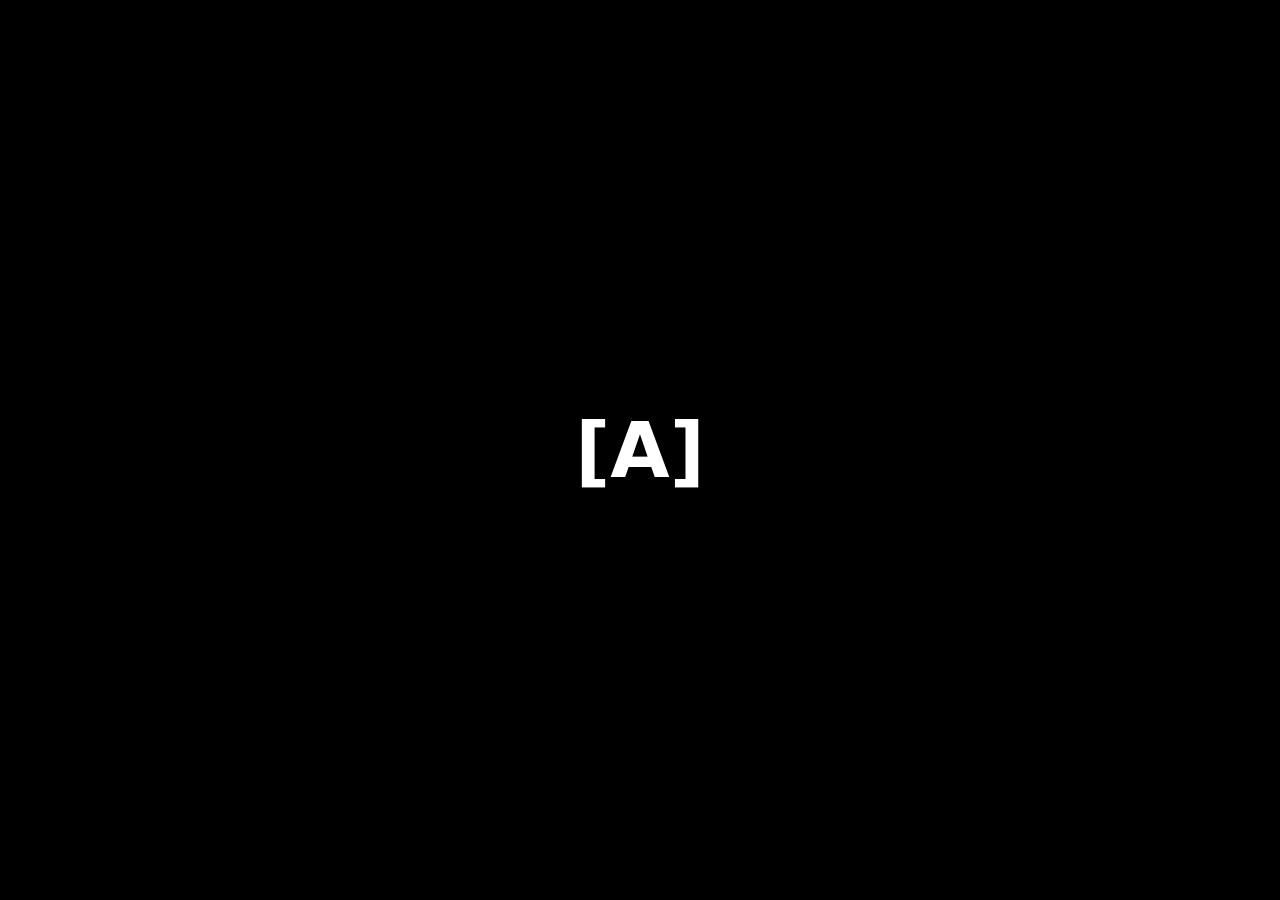
<file: Pages/xyz.html>
<!DOCTYPE html>
<html lang="en">
<head>
  <meta charset="UTF-8">
  <meta name="viewport" content="width=device-width, initial-scale=1.0">
  <title>Web Loader Animation</title>
  <style>
    * {
      margin: 0;
      padding: 0;
      box-sizing: border-box;
    }

    body {
      background-color: #0f0f0f;
      color: #ffffff;
      font-family: system-ui, -apple-system, BlinkMacSystemFont, 'Segoe UI', Roboto, sans-serif;
      height: 100vh;
      overflow: hidden;
    }

    /* Fullscreen Black Loader Screen */
    #loader-overlay {
      position: fixed;
      top: 0;
      left: 0;
      width: 100vw;
      height: 100vh;
      background-color: #000000;
      display: flex;
      justify-content: center;
      align-items: center;
      z-index: 9999;
      opacity: 1;
      visibility: visible;
      transition: opacity 0.8s ease, visibility 0.8s ease;
    }

    /* Centered Text Container */
    .loader-text {
      font-size: 8rem;
      font-weight: 700;
      color: #ffffff;
      display: flex;
      align-items: center;
      justify-content: center;
      transform: scale(0);
      /* Scales from 0 to 60% (0.6) */
      animation: scaleUp 0.8s cubic-bezier(0.16, 1, 0.3, 1) forwards;
      user-select: none;
    }

    /* Styling for the SVG img when loaded inside [ ] */
    .loader-text img {
      height: 0.85em; /* Auto-scales height relative to font size */
      width: auto;
      vertical-align: middle;
      display: inline-block;
      
      /* UNCOMMENT THE LINE BELOW IF YOUR SVG FILE IS BLACK AND NEEDS TO BE WHITE */
      /* filter: brightness(0) invert(1); */
    }

    @keyframes scaleUp {
      0% {
        transform: scale(0);
        opacity: 0;
      }
      100% {
        transform: scale(0.6);
        opacity: 1;
      }
    }

    /* Fade-out effect class */
    .fade-out {
      opacity: 0 !important;
      visibility: hidden !important;
    }

    /* Main Website Content (Revealed after loading) */
    .main-content {
      display: flex;
      flex-direction: column;
      justify-content: center;
      align-items: center;
      height: 100vh;
      text-align: center;
    }
  </style>
</head>
<body>

  <!-- Fullscreen Loader Overlay -->
  <div id="loader-overlay">
    <div class="loader-text">[<span id="letter">A</span>]</div>
  </div>

  <!-- Your Main Website Content -->
  <main class="main-content">
    <h1>Welcome to the Website</h1>
    <p>Your content has loaded.</p>
  </main>

  <script>
    document.addEventListener('DOMContentLoaded', () => {
      const letterElement = document.getElementById('letter');
      const loaderOverlay = document.getElementById('loader-overlay');

      // 8 Indian language scripts + Final Kannada SVG Image
      const animationSequence = [
        'अ', // 1. Devanagari (Hindi)
        'অ', // 2. Bengali
        'அ', // 3. Tamil
        'అ', // 4. Telugu
        'അ', // 5. Malayalam
        'અ', // 6. Gujarati
        'ଅ', // 7. Odia
        'ਅ', // 8. Gurmukhi (Punjabi)
        '<img src="your-kannada-a.svg" alt="Kannada A">' // 9. Final Kannada SVG Image
      ];

      const scaleAnimationDuration = 800; // Duration of initial scale animation (ms)
      const initialDelay = 300;           // 300ms pause before starting letter swaps
      const swapSpeed = 180;              // Speed per character swap (ms)

      // Wait for scale animation to finish + 300ms delay
      setTimeout(() => {
        let index = 0;

        const cycleInterval = setInterval(() => {
          // InnerHTML allows rendering both text and HTML <img> tags
          letterElement.innerHTML = animationSequence[index];
          index++;

          // When sequence completes
          if (index >= animationSequence.length) {
            clearInterval(cycleInterval);

            // Hold briefly on the final Kannada SVG, then fade out loader
            setTimeout(() => {
              loaderOverlay.classList.add('fade-out');
            }, 600);
          }
        }, swapSpeed);

      }, scaleAnimationDuration + initialDelay);
    });
  </script>
</body>
</html>
</file>
<file: css/Home.css>
:root {
  --content-width: 886px;
}


html,
body {
  margin: 0;
  padding: 0;
  background-color: #ffffff;
}

body {
  opacity: 1;
  transition: opacity 700ms ease-in-out;
  font-family: sans-serif;
}

body.page-ready {
  opacity: 1;
}

body.page-transition {
  opacity: 0;
}


#loader-overlay {
  position: fixed;
  inset: 0;
  width: 100%;
  height: 100vh;
  display: flex;
  justify-content: center;
  align-items: center;
  background-color: #000000;
  opacity: 1;
  visibility: visible;
  z-index: 9999;
  transition: opacity 0.8s ease, visibility 0.8s ease;
}

html.returning-home #loader-overlay {
  display: none;
}

.loader-text {
  display: flex;
  align-items: center;
  justify-content: center;
  color: #ffffff;
  font-size: 8rem;
  font-weight: 500;
  transform: scale(0);
  animation: scaleUp 0.8s cubic-bezier(0.16, 1, 0.3, 1) forwards;
  user-select: none;
}

#letter {
  line-height: 1;
  text-align: center;
  opacity: 1;
  transition: opacity 350ms ease-in-out;
}

.loader-text img {
  display: inline-block;
  width: auto;
  height: 0.65em;
  vertical-align: middle;
}

.fade-out {
  opacity: 0 !important;
  visibility: hidden !important;
}



.nbar {
  display: grid;
  grid-template-columns: 1fr auto 1fr;
  align-items: center;
  justify-content: space-between;
  position: sticky;
  top: 0;
  z-index: 1000;
  padding: 16px 44px;
  background-color: #ffffff;
  border-bottom: 1px solid #e5e5e5;
}

.logo {
  flex: 1;
  width: 42px;
  height: 42px;
}

.ncontent {
  display: flex;
  flex-direction: column;
  align-items: center;
  width: 100%;
}

.name {
  margin: 0;
  color: #232323;
  font-family: inter, sans-serif;
  font-size: 18px;
  font-weight: 500;
  line-height: 16px;
  letter-spacing: 0;
}

.workcontainer {
  display: flex;
  flex-direction: row;
  align-items: center;
  justify-content: flex-start;
  gap: 8px;
  height: 18px;
  margin-top: 8px;
}

.work,
.work1 {
  align-items: center;
  color: #454545;
  font-family: inter, sans-serif;
  font-size: 12px;
  font-weight: 300;
  line-height: 14px;
  letter-spacing: 0;
  text-decoration: none;
}

.work1 {
  padding-right: 8px;
  border-right: 1px solid #e5e5e5;
}

.work1 a {
  color: #454545;
}

.pulse {
  width: 10px;
  height: 10px;
  background: rgb(0, 155, 49);
  border-radius: 0%;
  box-shadow: 0 0 0 0 rgba(0, 155, 49, 1);
  transform: scale(1);
  animation: pulse 2s infinite;
}

.pages {
    display: flex;
    justify-content: flex-end;
    align-items: center;
}

.btn {
  width: fit-content;
  height: fit-content;
  padding: 8px 16px;
  color: #232323;
  font-family: inter, sans-serif;
  font-size: 16px;
  font-weight: 400;
  text-decoration: none;
  background-color: #fff;
}

.btn:hover {
  color: #fff;
  background-color: #0e0e0e;
  transition: background-color 0.4s ease-in-out, color 0.4s ease-in-out;
}


.Hero {
  display: flex;
  flex-direction: column;
  justify-content: space-between;
  width: 100%;
  height: 90vh;
  background-color: #ffffff;
  border-bottom: 1px solid #e5e5e5;
}

.hero-section {
  position: relative;
  display: flex;
  align-items: center;
  justify-content: center;
  width: 100%;
  height: 100vh;
  overflow: hidden;
}

#grid-canvas {
  position: absolute;
  z-index: 1;
  width: min(var(--content-width), calc(100% - 32px));
  height: 100%;
  border-right: 1px solid #e5e5e5;
  border-left: 1px solid #e5e5e5;
}

.hero-content {
    position: relative;
    z-index: 3;

    display: flex;
    flex-direction: column;
    align-items: center;
    justify-content: center;
    text-align: center;
}

.hero-title {
  margin: 0;
  font-family: inter, sans-serif;
  font-size: 54px;
  font-weight: 500;
  line-height: normal;
  letter-spacing: -1.4px;
}

.follow-up {
  margin-top: 24px;
  color: #9a9a9a;
  font-family: inter, sans-serif;
  font-size: 16px;
  font-weight: 200;
  line-height: 24px;
  letter-spacing: 0.1rex;
}



.card-container {
  display: flex;
  align-items: center;
  justify-content: center;
  width: auto;
  height: fit-content;
  margin: 0;
  overflow: visible;
  background-color: #fff;
  border-top: 1px solid #e5e5e5;
  border-bottom: 1px solid #e5e5e5;
  transition: margin 0.4s ease-out, width 0.4s ease-out;
}

.card {
  position: relative;
  display: flex;
  flex-direction: column;
  align-items: center;
  justify-content: center;
  box-sizing: border-box;
  width: 888px;
  height: 70%;
  padding: 16px;
  overflow: visible;
  color: inherit;
  background-color: #fdfcfc;
  border-right: 1px solid #e5e5e5;
  border-left: 1px solid #e5e5e5;
  cursor: pointer;
  transition: background-color 400ms ease, color 400ms ease;
}

.card:hover {
  color: #fff;
  background-color: #000;
}

.card:hover .Thumbnail img {
  transform: scale(1.05);
}

.Thumbnail {
  width: 100%;
  overflow: hidden;
  line-height: 0;
}

.Thumbnail img {
  display: block;
  width: 100%;
  height: auto;
  transform: scale(1);
  transition: transform 400ms cubic-bezier(0.16, 1, 0.3, 1);
}

.case-info {
  box-sizing: border-box;
  width: 100%;
  padding: 16px 0;
  border-bottom: 1px solid #e5e5e5;
}

.Title {
  margin-top: 8px;
}

h1 {
  margin: 0;
  font-family: inter, sans-serif;
  font-size: 32px;
  font-weight: 400;
  line-height: 36px;
  letter-spacing: 0;
  text-align: left;
}

.chip {
  display: inline-block;
  margin-right: 0;
  padding: 4px 8px;
  color: #232323;
  font-family: inter, sans-serif;
  font-size: 10px;
  font-weight: 500;
  background-color: #f4f4f4;
  border: 1px solid #e5e5e5;
}

.project-focus-container {
  width: 100%;
  margin-top: 24px;
}

.section-label {
  margin: 0;
  color: #888888;
  font-family: inter, sans-serif;
  font-size: 14px;
  font-weight: 200;
  line-height: 16px;
  letter-spacing: 0;
}

.focus-tags,
.designition-tags {
  display: flex;
  flex-wrap: wrap;
  align-items: center;
  gap: 8px;
  margin-top: 16px;
  padding: 0;
  list-style: none;
}

.focus-tags li,
.designition-tags li {
  display: flex;
  align-items: center;
  margin: 0;
  color: #454545;
  font-family: inter, sans-serif;
  font-size: 16px;
  font-weight: 300;
  line-height: 16px;
  letter-spacing: 0;
}

.focus-tags li:not(:last-child)::after,
.designition-tags li:not(:last-child)::after {
  margin-left: 12px;
  color: #5a5a5a;
  font-size: 10px;
  content: "■";
  pointer-events: none;
}



@keyframes pulse {
  0% {
    box-shadow: 0 0 0 0 rgba(0, 155, 49, 0.7);
    transform: scale(0.5);
  }

  70% {
    box-shadow: 0 0 0 15px rgba(0, 155, 49, 0);
    transform: scale(1);
  }

  100% {
    box-shadow: 0 0 0 0 rgba(0, 155, 49, 0);
    transform: scale(0.95);
  }
}

@keyframes scaleUp {
  0% {
    opacity: 0;
    transform: scale(0);
  }

  100% {
    opacity: 1;
    transform: scale(0.8);
  }
}



@media (max-width: 743px) {
  .card {
    margin-right: 16px;
    margin-left: 16px;
  }

  .card h1 {
    font-size: 24px;
    line-height: 28px;
  }
}

@media (max-width: 768px) {
  .loader-text {
    font-size: 5rem;
  }
}

@media (min-width: 744px) and (max-width: 1199px) {
  .card {
    margin-right: 32px;
    margin-left: 32px;
  }
}

@media (min-width: 1200px) {
  .card {
    margin-right: 44px;
    margin-left: 44px;
  }
}




.site-footer {
    display: flex;
    align-items: center;
    box-sizing: border-box;
    width: 100%;
    min-height: 80svh;
    padding: 0;
    color: #484848;
    background: #fff;
}

.site-footer .site-footer-card {
    align-items: stretch;
    justify-content: flex-end;
    width: 888px;
    min-height: 80svh;
    height: auto;
    background: #fff;
    gap: 64px;
    margin: 0 44px;
    padding: 16px;
    cursor: default;
    transition: none;
}

.site-footer .site-footer-card:hover {
    color: inherit;
    background-color: #fff;
}

.site-footer .footer-main {
    display: flex;
    flex-direction: column;
    gap: 24px;
    width: 100%;
    margin-top: auto;
    margin-bottom: 24px;
}

.site-footer .footer-brand {
    width: 100%;
    padding-bottom: 8px;
}

.site-footer .footer-logo {
    display: inline-flex;
    align-items: center;
    
    color: #000;
    text-decoration: none;
}

.site-footer .footer-logo-image {
    width: 53px;
    height: 49px;
    object-fit: contain;
}

.site-footer .footer-logo-name {
    color: #000;
    font-size: 18px;
    font-family: saira condensed, sans-serif;
    font-weight: 800;
    line-height: 1.05;
    letter-spacing: -0.8px;
}

.site-footer .footer-philosophy {
    max-width: 580px;
    margin: 0;
    font-family: inter, sans-serif;
    font-style: italic;
    font-size: 20px;
    font-weight: 200;
    line-height: 1.4;
    letter-spacing: -0.65px;
}

.site-footer .footer-content {
    display: grid;
    grid-template-columns: 1fr 0.75fr;
    align-items: start;
    gap: 64px;
}

.site-footer .footer-contact {
    width: 100%;
    max-width: 480px;
    justify-self: end;
    margin-top: 0;
}

@media (max-width: 1199px) {
    .site-footer .footer-content {
        grid-template-columns: 1fr;
        gap: 72px;
    }

    .site-footer .footer-contact {
        max-width: 650px;
        justify-self: start;
    }

    .site-footer .footer-links {
        padding-left: 0;
    }
}

.site-footer .footer-contact-heading {
    margin: 0;
    font-size: 20px;
    font-style: italic;
    font-weight: 200;
    line-height: 1.4;
    letter-spacing: -0.6px;
}

.site-footer .footer-links {
    display: flex;
    flex-wrap: wrap;
    gap: 16px;
    margin-top: 44px;
    
}



.site-footer .footer-link {
    display: inline-flex;
    align-items: center;
    gap: 8px;
    padding: 8px 16px;
    color: #232323;
    font-size: 16px;
    font-weight: 500;
    line-height: normal;
    text-decoration: none;
    background: transparent;
    transition: background-color 0.4s ease-in-out, color 0.4s ease-in-out;
}

.site-footer .footer-link:hover {
    color: #fff;
    background-color: #000;
}

.site-footer .footer-arrow {
    font-size: 16px;
    line-height: 1;
}

/* Bottom row */

.site-footer .footer-bottom {
    display: flex;
    justify-content: space-between;
    align-items: center;
    gap: 24px;
    width: 100%;
    font-size: 14px;
    font-weight: 200;
    line-height: 1.5;
    color: #757575;

}

.site-footer .footer-copyright {
    display: flex;
    align-items: center;
    gap: 12px;
}

.site-footer .copyright-symbol {
    
    font-size: 28px;
    line-height: 1;
}

.site-footer .footer-tagline {
    margin: 0;
    text-align: right;
}



@media (min-width: 501px) and (max-width: 900px) {

    .Hero {
        height: 70vh;
    }

    .hero-section {
        height: 100%;
    }

    .hero-title {
        font-size: 44px;
    }

    .site-footer {
        padding: 0;
    }

    .site-footer .footer-main {
        gap: 24px;
    }

    .site-footer .footer-content {
        gap: 72px;
    }

    .site-footer .footer-contact {
        max-width: 650px;
        margin-top: 0;
    }

    .site-footer .footer-links {
        gap: 16px;
        margin-top: 24px;
    }
}


@media (max-width: 500px) {

    .Hero {
        height: 50vh;
    }

    .hero-section {
        height: 100%;
    }

    .hero-content {
        width: 100%;
    }

    .designition-tags {
        box-sizing: border-box;
        width: 100%;
        justify-content: center;
        padding-right: 16px;
        padding-left: 16px;
    }

    .hero-title {
        font-size: 30px;
    }

    .site-footer {
        min-height: 80svh;
        padding: 0;
    }

    .site-footer .site-footer-card {
        padding: 16px;
    }

    .site-footer .footer-main {
        gap: 24px;
    }

    .site-footer .footer-logo {
        gap: 8px;
    }

    .site-footer .footer-logo-image {
        width: 45px;
        height: 43px;
    }

    .site-footer .footer-philosophy {
        margin-top: 0;
    }

    .site-footer .footer-contact {
        max-width: 100%;
        margin-top: 0;
    }

    .site-footer .footer-content {
        gap: 40px;
    }

    .site-footer .footer-links {
        gap: 8px;
        margin-top: 20px;
    }

    .site-footer .footer-bottom {
        flex-direction: column;
        align-items: flex-start;
        gap: 8px;
    }

    .site-footer .footer-tagline {
        text-align: left;
    }
}

@media (max-width: 743px) {
    .site-footer .site-footer-card {
        margin-right: 16px;
        margin-left: 16px;
    }
}

@media (min-width: 744px) and (max-width: 1199px) {
    .site-footer .site-footer-card {
        margin-right: 32px;
        margin-left: 32px;
    }
}

/* Accessibility */

@media (prefers-reduced-motion: reduce) {
    .site-footer .footer-link {
        transition: none;
    }
}


.pages {
  display: flex;
  justify-content: flex-end;
  align-items: center;
  gap: 8px;
}

.site-nav-link {
  display: inline-flex;
  align-items: center;
  justify-content: center;
  border: 0;
  padding: 8px 16px;
  color: #000;
  font-family: inter, sans-serif;
  font-size: 16px;
  font-weight: 400;
  text-decoration: none;
  background-color: transparent;
  transition: background-color 0.4s ease-in-out, color 0.4s ease-in-out;
}

.menu-toggle {
  display: none;
  flex-direction: column;
  align-items: center;
  justify-content: center;
  gap: 5px;
  width: 44px;
  height: 44px;
  padding: 8px;
  border: 0;
  background: transparent;
  color: #111;
  cursor: pointer;
  justify-self: end;
  z-index: 1004;
}

.menu-icon {
  display: block;
  width: 20px;
  height: 20px;
}

.menu-icon--close,
.menu-toggle[aria-expanded="true"] .menu-icon--menu {
  display: none;
}

.menu-toggle[aria-expanded="true"] .menu-icon--close {
  display: block;
}


.nav-backdrop {
  position: fixed;
  inset: 0;
  z-index: 1001;
  background: rgba(25, 28, 32, 0.88);
  opacity: 0;
  visibility: hidden;
  backdrop-filter: blur(8px);
  -webkit-backdrop-filter: blur(8px);
  transition: opacity 600ms ease, visibility 0s linear 600ms;
}

.nav-backdrop.is-open {
  opacity: 1;
  visibility: visible;
  transition-delay: 0s;
}

.nav-panel {
  position: fixed;
  top: var(--nav-bar-height, 0px);
  left: 0;
  z-index: 1003;
  box-sizing: border-box;
  width: 100%;
  height: 50vh;
  padding: 0 32px;
  background: #fff;
  border-bottom: 1px solid #e5e5e5;
  transform: translateY(-105%);
  visibility: hidden;
  transition: transform 650ms cubic-bezier(0.22, 1, 0.36, 1), visibility 0s linear 650ms;
}

.nav-panel.is-open {
  transform: translateY(0);
  visibility: visible;
  transition-delay: 0s;
}


.nbar {
  z-index: 1004;
}

.nav-panel-links {
  display: grid;
  grid-template-columns: 1fr 1fr;
  height: 100%;
  border-top: 1px solid #e5e5e5;
}

.nav-panel-links .btn {
  display: flex;
  align-items: center;
  justify-content: center;
  box-sizing: border-box;
  width: 100%;
  height: 100%;
  min-width: 0;
  padding: 16px;
  color: #454545;
  background: #fff;
  font-family: inter, sans-serif;
  font-size: clamp(24px, 3vw, 36px);
  font-weight: 400;
  text-decoration: none;
  transition: background-color 0.4s ease-in-out, color 0.4s ease-in-out;
}

.nav-panel-links .btn + .btn {
  border-left: 1px solid #e5e5e5;
}

.nav-panel-links .btn:focus-visible {
  outline: 2px solid #000;
  outline-offset: -4px;
}

@media (hover: hover) {
  .site-nav-link:hover,
  .nav-panel-links .btn:hover {
    color: #fff;
    background: #000;
  }
}

@media (hover: none) {
  .nav-panel-links .btn:hover {
    color: #454545;
    background: #fff;
  }
}

body.nav-open {
  overflow: hidden;
}

@media (max-width: 900px) {
  .nbar {
    grid-template-columns: 44px minmax(0, 1fr) 44px;
    padding: 16px 32px;
    gap: 12px;
  }

  .logo {
    width: 42px;
    height: 42px;
  }

  .ncontent {
    min-width: 0;
  }

  .workcontainer {
    gap: 8px;
  }

  .pages {
    display: flex;
    width: 44px;
    justify-self: end;
  }

  .site-nav-link {
    display: none;
  }

  .menu-toggle {
    display: inline-flex;
  }

  .nav-panel {
    padding-right: 32px;
    padding-left: 32px;
  }
}

@media (max-width: 500px) {
  .nbar {
    grid-template-columns: 36px minmax(0, 1fr) 36px;
    gap: 8px;
    padding: 14px 16px;
  }

  .logo,
  .logo img {
    width: 36px;
    height: 36px;
  }

  .name {
    font-size: 16px;
    line-height: 18px;
  }

  .workcontainer {
    gap: 6px;
    margin-top: 6px;
  }

  .work,
  .work1 {
    font-size: 10px;
    line-height: 12px;
  }

  .work1 {
    padding-right: 6px;
  }

  .pages,
  .menu-toggle {
    width: 36px;
  }

  .pulse {
    width: 8px;
    height: 8px;
    flex: 0 0 8px;
  }

  .nav-panel {
    padding-right: 16px;
    padding-left: 16px;
  }
}

@media (prefers-reduced-motion: reduce) {
  .nav-backdrop,
  .nav-panel,
  .nav-panel-links .btn,
  .site-nav-link {
    transition: none;
  }
}
</file>
<file: css/About.css>
html {
    scroll-behavior: smooth;
}

body {
    margin: 0;
    padding: 0;
    background-color: #fff;
    transition: opacity 350ms ease;
}

body.page-transition {
    opacity: 0;
}

.nbar {
    position: sticky;
    top: 0;
    left: 0;
    z-index: 1000;
    display: flex;
    align-items: center;
    justify-content: flex-start;
    box-sizing: border-box;
    width: 100%;
    padding: 16px;
    background-color: #fff;
    border-bottom: 1px solid #e5e5e5;
}

.back-btn {
    display: inline-flex;
    align-items: center;
    justify-content: center;
    gap: 8px;
    padding: 8px 16px 8px 12px;
    border: 0;
    background-color: transparent;
    color: #000;
    font-family: Inter, sans-serif;
    font-size: 12px;
    font-weight: 400;
    cursor: pointer;
    transition: background-color 0.4s ease-in-out, color 0.4s ease-in-out;
}

.back-btn:hover {
    background-color: #000;
    color: #fff;
}

.container {
    display: flex;
    flex-direction: column;
    align-items: center;
    justify-content: center;
    width: auto;
    height: fit-content;
    margin: 0;
    overflow: visible;
    background-color: #fff;
    border-top: 1px solid #e5e5e5;
    border-bottom: 1px solid #e5e5e5;
}

.about-intro {
    display: flex;
    align-items: center;
    justify-content: center;
    gap: 44px;
    box-sizing: border-box;
    width: min(888px, calc(100vw - 32px));
    height: 90vh;
    padding: 16px;
}

.about-intro-copy {
    flex: 1;
    min-width: 0;
    height: fit-content;
    color: #232323;
    font-family: Inter, sans-serif;
}

.about-intro-greeting {
    margin: 0 0 8px;
    font-size: 20px;
    font-weight: 300;
    line-height: 1.2;
}

.about-intro h1 {
    margin: 0;
    color: #232323;
    font-family: Inter, sans-serif;
    font-size: clamp(32px, 4vw, 48px);
    font-weight: 500;
    letter-spacing: -1px;
}

.about-intro-quote {
    margin: 20px 0 0;
    color: #757575;
    font-size: 20px;
    font-style: italic;
    font-weight: 300;
    line-height: 1.5;
}

.about-intro-image {
    display: block;
    flex: 0 0 300px;
    width: 300px;
    height: 300px;
    object-fit: cover;
}

.about-content {
    position: relative;
    display: flex;
    flex-direction: column;
    align-items: center;
    justify-content: center;
    box-sizing: border-box;
    width: min(888px, calc(100vw - 32px));
    height: 70%;
    padding: 16px;
    overflow: visible;
    color: inherit;
    
    border-right: 1px solid #e5e5e5;
    border-left: 1px solid #e5e5e5;
    cursor: default;
    transition: background-color 400ms ease, color 400ms ease;
}

.about-content .section {
    display: flex;
    flex-direction: column;
    align-items: center;
    gap: 24px;
    width: 100%;
    margin-bottom: 112px;
    scroll-margin-top: 90px;
}

.about-content .section-header {
    display: flex;
    flex-direction: column;
    gap: 8px;
    box-sizing: border-box;
    width: 100%;
    max-width: 848px;
}

.about-content .section-label {
    color: #757575;
    font-family: Inter, sans-serif;
    font-size: 14px;
    font-weight: 200;
}

.about-content .section-title {
    margin: 0;
    padding: 0;
    color: #111;
    font-family: Inter, sans-serif;
    font-size: 32px;
    font-weight: 500;
    line-height: 1.4;
}

.about-content .info {
    display: flex;
    flex-direction: column;
    gap: 32px;
    box-sizing: border-box;
    width: 100%;
    max-width: 848px;
}

.about-content .body-text {
    margin: 0;
    color: #4d4d4d;
    font-family: Inter, sans-serif;
    font-size: 16px;
    font-weight: 300;
    line-height: 1.6;
}

.book-collection {
    display: grid;
    grid-template-columns: repeat(3, minmax(0, 1fr));
    gap: 16px;
    width: 100%;
}

.book-img {
    display: block;
    box-sizing: border-box;
    min-width: 0;
    width: 100%;
    height: auto;
}

@media (max-width: 720px) {
    .about-intro {
        flex-direction: column;
        align-items: flex-start;
        gap: 24px;
        justify-content: center;
    }

    .about-intro-copy {
        flex: 0 0 auto;
        width: 100%;
        height: fit-content;
        text-align: left;
    }

    .about-intro h1 {
        font-size: clamp(30px, 8vw, 40px);
    }

    .about-intro-quote {
        margin-top: 16px;
        font-size: 18px;
    }

    .about-intro-image {
        align-self: center;
    }

    .book-collection {
        grid-template-columns: minmax(0, 1fr);
    }
}

@media (min-width: 744px) {
    .nbar {
        padding: 16px 32px;
    }
}

@media (min-width: 1200px) {
    .nbar {
        padding: 16px 44px;
    }
}
</file>
<file: css/SMB.css>
/* ========================================
   GLOBAL
======================================== */

html {
    scroll-behavior: smooth;
}

body {
    margin: 0;
    padding: 0;
    background-color: #ffffff;
    transition: opacity 350ms ease;
}

body.page-transition {
    opacity: 0;

}


/* ========================================
   AUDIT
======================================== */

.audit-card {
    display: grid;
    grid-template-columns: 1fr;
    width: 100%;
    max-width: 848px;
    background-color: #fafafa;
    border: 1px solid #e2e2e2;
    box-sizing: border-box;
    overflow-wrap: break-word;
}

.audit-column {
    padding: 32px 36px;
    display: flex;
    flex-direction: column;
    gap: 24px;
}

.audit-column:first-child {
    border-bottom: 1px solid #e2e2e2;
}

.audit-list {
    margin: 0;
    padding-left: 18px;
    display: flex;
    flex-direction: column;
    gap: 12px;
}

.audit-list li {
    font-family: 'Inter', sans-serif;
    font-size: 16px;
    font-weight: 300;
    color: #333333;
    line-height: 1.5;
}

.audit-list li::marker {
    color: #555555;
    font-size: 12px;
}

.audit-title {
    margin: 0;
    padding: 0;
    font-family: 'Inter', sans-serif;
    font-size: 18px;
    font-weight: 500;
    color: #111111;
    line-height: 1.3;
}


/* ========================================
   BACK BUTTON
======================================== */

.back-btn {
    display: inline-flex;
    align-items: center;
    justify-content: center;
    gap: 8px;
    border: none;
    padding: 8px 16px 8px 12px;
    font-family: 'Inter', sans-serif;
    font-size: 12px;
    font-weight: 400;
    cursor: pointer;
    background-color: transparent;
    color: #000000;
    transition: background-color 0.4s ease-in-out,
                color 0.4s ease-in-out;
}

.back-btn:hover {
    background-color: #000000;
    color: #ffffff;
}

.back-icon {
    width: 16px;
    height: 16px;
    display: block;
}


/* ========================================
   BANNER
======================================== */

.banner {
    width: 100%;
    position: relative;
    z-index: 1;
}

.banner img {
    width: 100%;
    height: 100%;
    object-fit: cover;
    display: block;
}


/* ========================================
   BODY TEXT
======================================== */

.body-text {
    font-family: 'Inter', sans-serif;
    font-size: 16px;
    line-height: 1.6;
    font-weight: 300;
    margin: 0;
    color: #4d4d4d;
}


/* ========================================
   CAROUSEL
======================================== */

.carousel-btn {
    width: 40px;
    height: 40px;
    display: flex;
    justify-content: center;
    align-items: center;
    padding: 0;
    background-color: #ffffff;
    color: #000000;
    border: 1px solid #fff;
    border-radius: 0;
    cursor: pointer;
    transition:
        background-color 0.2s ease,
        color 0.2s ease;
}

.carousel-btn:hover {
    background-color: #000000;
    color: #ffffff;
}

.carousel-btn:disabled {
    opacity: 0.3;
    cursor: not-allowed;
}

.carousel-btn:focus-visible {
    outline: 2px solid #000000;
    outline-offset: 3px;
}

.carousel-controls {
    display: flex;
    justify-content: center;
    align-items: center;
    gap: 12px;
    margin-top: 16px;
}

.carousel-image-box {
    width: 100%;
    aspect-ratio: 848 / 540;
    overflow: hidden;
    background-color: #f5f5f5;
}

.carousel-image-box img {
    width: 100%;
    height: 100%;
    display: block;
    object-fit: contain;
    transition: opacity 0.2s ease-in-out;
}


/* ========================================
   CASE MAIN CONTENT
======================================== */

.case-main-content {
    background-color: #fff;
    padding: 40px 44px;
    flex: 1;
    min-width: 0;
    align-items: center;
    box-sizing: border-box;
}


/* ========================================
   CASE SIDEBAR
======================================== */

.case-sidebar {
    display: none;
    padding-top: 40px;
    width: 20%;
    height: 100vh;
    flex-direction: column;
    justify-content: flex-start;
    border-right: 1px solid #e5e5e5;
}


/* ========================================
   CONTENT BODY
======================================== */

.content-body {
    position: static;
    width: 100%;
    box-sizing: border-box;
    padding: 0 16px;
    display: flex;
    flex-direction: row;
    gap: 0;
    min-height: 100vh;
    background-color: #ffffff;
    z-index: 1;
}


/* ========================================
   DESIGN
======================================== */

.design {
    width: 100%;
    max-width: 848px;
    display: flex;
    flex-direction: row;
    gap: 30px;
    box-sizing: border-box;
}


/* ========================================
   FOOTER
======================================== */

.footer {
    height: 400px;
    background-color: bisque;
}


/* ========================================
   GRID
======================================== */

.grid-item {
    width: 100%;
    height: 540px;
    overflow: hidden;
}

.grid-item img {
    width: 100%;
    height: 100%;
    object-fit: cover;
    display: block;
}


/* ========================================
   IMAGE LARGE
======================================== */

.image-large {
    width: 100%;
    max-width: 848px;
    height: auto;
    aspect-ratio: 848 / 540;
    display: block;
    overflow: hidden;
    margin-bottom: 32px;
    box-sizing: border-box;
}

.image-large img {
    width: 100%;
    height: 100%;
    object-fit: cover;
    display: block;
}


.image-carousel {
    width: 100%;
    max-width: 848px;
    display: flex;
    flex-direction: column;
    align-items: center;
}


.image-grid {
    display: grid;
    grid-template-columns: repeat(2, 1fr);
    max-width: 848px;
    width: 100%;
    box-sizing: border-box;
    margin-bottom: 32px;
}

.image-section {
    display: flex;
    flex-direction: column;
    gap:12px;
}


.info {
    display: flex;
    flex-direction: column;
    gap: 32px;
    width: 100%;
    max-width: 848px;
    box-sizing: border-box;
}


/* ========================================
   MOCKUP
======================================== */

.mockup img {
    width: 100%;
    max-width: 408px;
    height: auto;
    aspect-ratio: 408 / 468;
    object-fit: cover;
    display: block;
}


/* ========================================
   NAVBAR
======================================== */

.nbar {
    position: sticky;
    top: 0;
    left: 0;
    width: 100%;
    z-index: 1000;
    background-color: #ffffff;
    border-bottom: 1px solid #e5e5e5;
    display: flex;
    align-items: center;
    justify-content: flex-start;
    box-sizing: border-box;
    padding: 16px;
}


/* ========================================
   PROCESS
======================================== */

.process-content {
    display: flex;
    flex-direction: column;
    gap: 4px;
}

.process-desc {
    margin: 0;
    padding: 0;
    font-family: 'Inter', sans-serif;
    font-size: 12px;
    font-weight: 300;
    color: #666666;
    line-height: 1.4;
}

.process-item {
    display: flex;
    align-items: center;
    gap: 32px;
    padding: 16px 24px;
    border-bottom: 1px solid #e0e0e0;
}

.process-item:last-child {
    border-bottom: none;
}

.process-list {
    display: flex;
    flex-direction: column;
    width: 100%;
    max-width: 848px;
    background-color: #f9f9f9;
    border: 1px solid #e0e0e0;
    box-sizing: border-box;
}

.process-number {
    font-family: 'Inter', sans-serif;
    font-size: 32px;
    font-weight: 400;
    color: #9e9e9e;
    line-height: 1;
    min-width: 40px;
    text-align: center;
    user-select: none;
}

.process-title {
    margin: 0;
    padding: 0;
    font-family: 'Inter', sans-serif;
    font-size: 16px;
    font-weight: 500;
    color: #000000;
    line-height: 1.2;
}


/* ========================================
   PROBLEM
======================================== */

.problem {
    width: 100%;
    gap: 24px;
    display: flex;
    flex-direction: column;
    align-items: center;
    margin-bottom: 112px;
}


/* ========================================
   SECTION
======================================== */

.section {
    width: 100%;
    gap: 24px;
    display: flex;
    flex-direction: column;
    align-items: center;
    margin-bottom: 112px;
    scroll-margin-top: 90px;
}

.section-btn {
    display: inline-flex;
    align-items: center;
    justify-content: flex-start;
    width: 100%;
    height: 44px;
    padding: 8px 16px;
    box-sizing: border-box;
    font-family: 'Inter', sans-serif;
    font-size: 14px;
    font-weight: 200;
    text-decoration: none;
    cursor: pointer;
    background-color: transparent;
    color: #757575;
    transition:
        background-color 0.3s ease-in-out,
        color 0.3s ease-in-out,
        border-color 0.3s ease-in-out;
}

.section-btn:hover {
    background-color: #f5f5f5;
    color: #000000;
}

.section-btn.active {
    background-color: #fff !important;
    color: #000 !important;
    border-color: #000000 !important;
    border-left: 2px solid #000;
    font-weight: 400;
}

.section-header {
    display: flex;
    gap: 8px;
    flex-direction: column;
    width: 100%;
    max-width: 848px;
    box-sizing: border-box;
}

.section-label {
    font-family: 'Inter', sans-serif;
    font-size: 14px;
    font-weight: 300;
    color: #757575;
}

.section-title {
    font-family: 'Inter', sans-serif;
    margin: 0;
    padding: 0;
    font-size: 32px;
    font-weight: 500;
    color: #111111;
    line-height: 36px;
}


/* ========================================
   STAGES
======================================== */

.stage-header {
    gap: 16px;
    display: flex;
    flex-direction: column;
    width: 100%;
    max-width: 848px;
    box-sizing: border-box;
}

.stage-title {
    margin: 0;
    padding: 0;
    font-family: 'Inter', sans-serif;
    font-size: 20px;
    font-weight: 500;
    color: #000000;
    line-height: 1.2;
}

.stages {
    margin-top: 44px;
    gap: 64px;
    width: 100%;
    max-width: 848px;
    box-sizing: border-box;
}


/* ========================================
   STAGE CONTENT
======================================== */

.Stage-Content {
    gap: 32px;
    display: flex;
    flex-direction: column;
    width: 100%;
    min-width: 0;
}



/* ========================================
   VIDEO — LOOP
======================================== */

.Video_demo_loop {
    width: 100%;
    max-width: 848px;
    aspect-ratio: 16 / 9;
    overflow: hidden;
    margin-bottom: 32px;
    box-sizing: border-box;
}

.Video_demo_loop video {
    width: 100%;
    height: 100%;
    display: block;
    object-fit: cover;
}


/* ========================================
   VIDEO — PLAY BUTTON
======================================== */

.Video_demo_play {
    position: relative;
    width: 100%;
    max-width: 848px;
    aspect-ratio: 16 / 9;
    overflow: hidden;
    margin-bottom: 32px;
    box-sizing: border-box;
}

.Video_demo_play video {
    width: 100%;
    height: 100%;
    display: block;
    object-fit: cover;
}

.video-overlay {
    position: absolute;
    inset: 0;
    background: rgba(0, 0, 0, 0.1);
    backdrop-filter: blur(2px);
    pointer-events: none;
    transition: opacity 0.3s ease;
}


/* ========================================
   CUSTOM PLAY BUTTON
======================================== */

.video-play {
    position: absolute;
    top: 50%;
    left: 50%;
    transform: translate(-50%, -50%);

    width: 64px;
    height: 64px;

    display: flex;
    align-items: center;
    justify-content: center;

    padding: 0;
    border: none;
   

    background:#fff;
    color: #000;

    font-size: 20px;
    line-height: 1;

    cursor: pointer;

    transition:
        transform 0.2s ease,
        opacity 0.2s ease;
}

.video-play:hover {
    background: #000;
    color: #fff;
    transform: translate(-50%, -50%) scale(1.08);
}

.Video_demo_play.playing .video-overlay {
    opacity: 0;
    backdrop-filter: blur(0px);
    
}


/* ========================================
   TABLET
======================================== */

@media (max-width: 768px) {

    .Video_demo_loop,
    .Video_demo_play {
        margin-bottom: 24px;
    }

    .video-play {
        width: 56px;
        height: 56px;
        font-size: 18px;
    }

}


/* ========================================
   MOBILE
======================================== */

@media (max-width: 480px) {

    .Video_demo_loop,
    .Video_demo_play {
        margin-bottom: 20px;
    }

    .video-play {
        width: 48px;
        height: 48px;
        font-size: 16px;
    }

}


/* ========================================
   ANIMATIONS
======================================== */

@keyframes fade-out {
    to {
        opacity: 0;
    }
}

@keyframes fade-in {
    from {
        opacity: 0;
    }
}


/* ========================================
   RESPONSIVE — TABLET
   744px and above
======================================== */

@media (min-width: 744px) {

    .content-body {
        padding: 0 32px;
    }

    .nbar {
        padding: 16px 32px;
    }

    .banner img {
        height: 480px;
    }
}

@media (max-width: 1199px) {
    .case-main-content {
        padding-right: 0;
        padding-left: 0;
    }
}


/* ========================================
   RESPONSIVE — DESKTOP
   1200px and above
======================================== */

@media (min-width: 1200px) {

    .banner img {
        height: 580px;
    }

    .case-sidebar {
        display: flex;
        position: sticky;
        top: 65px;
        align-self: flex-start;
    }

    .content-body {
        padding: 0 44px;
    }

    .nbar {
        padding: 16px 44px;
    }
}
</file>
